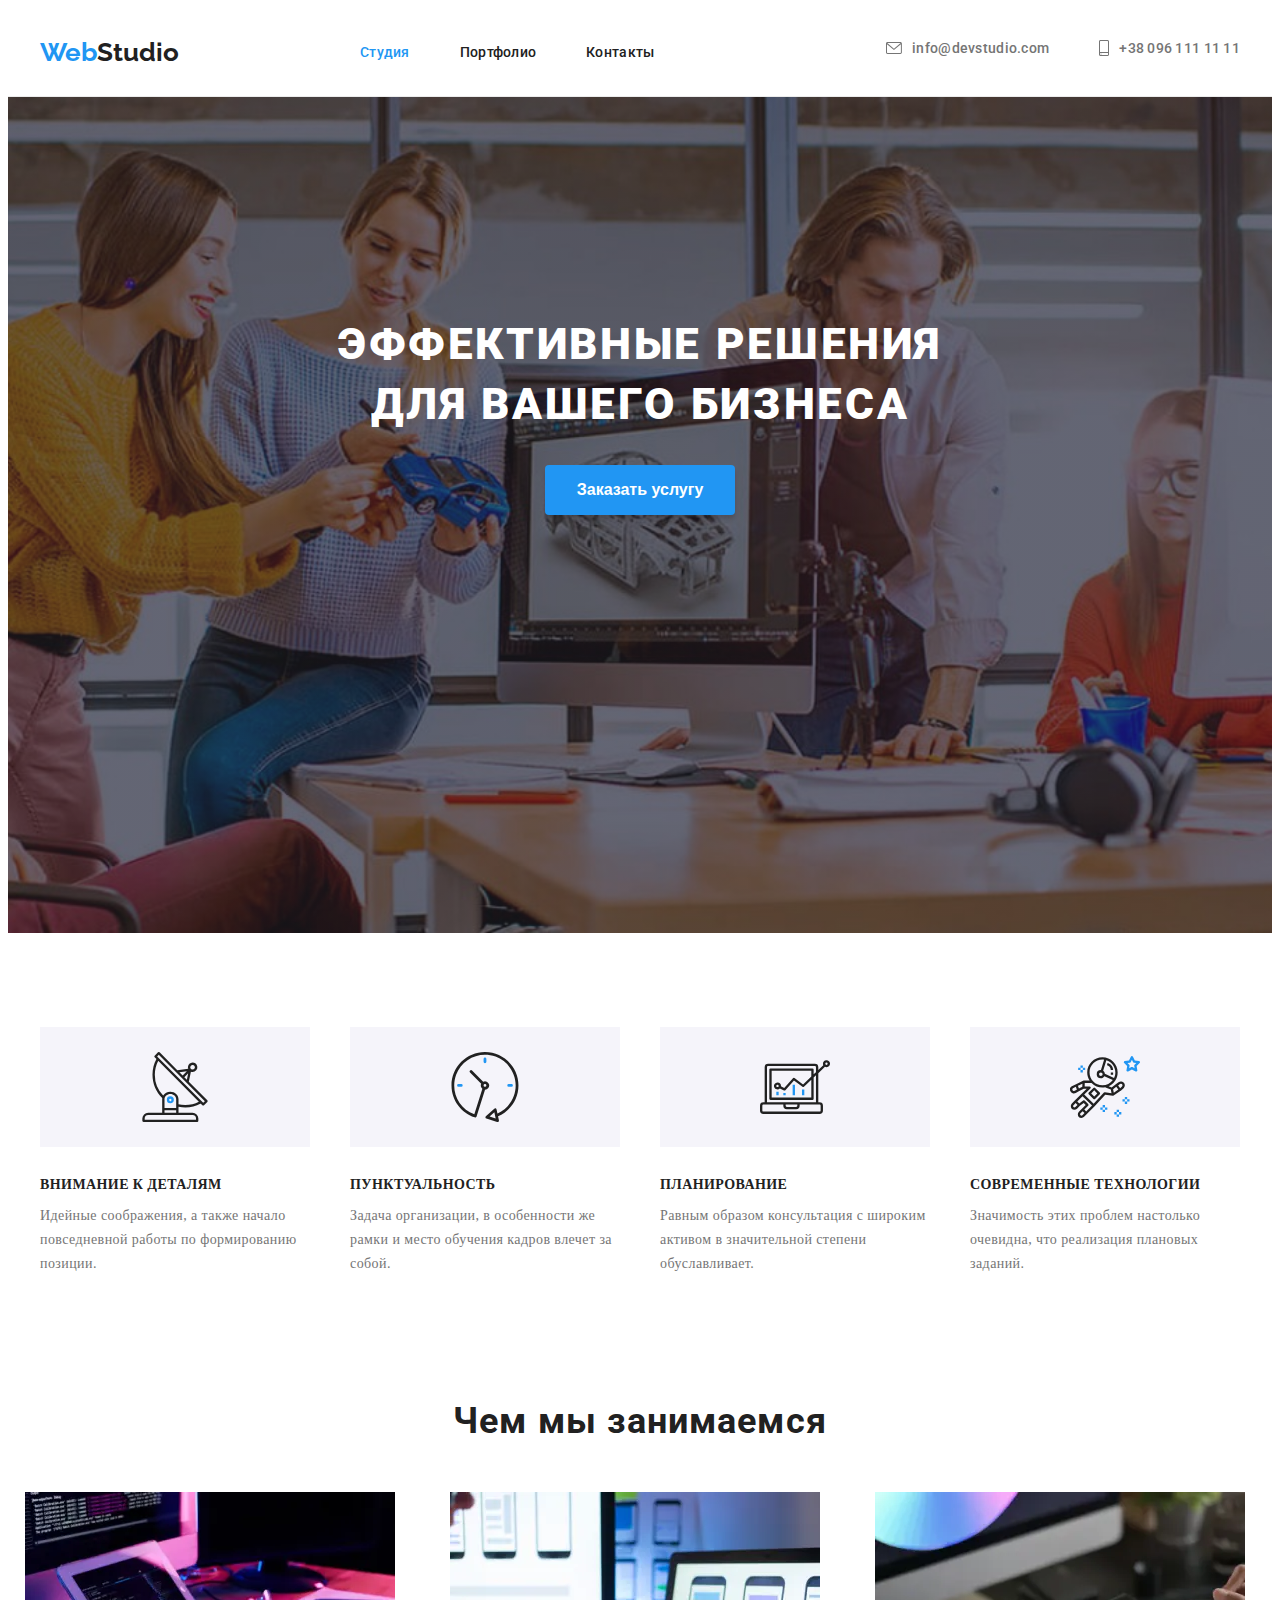
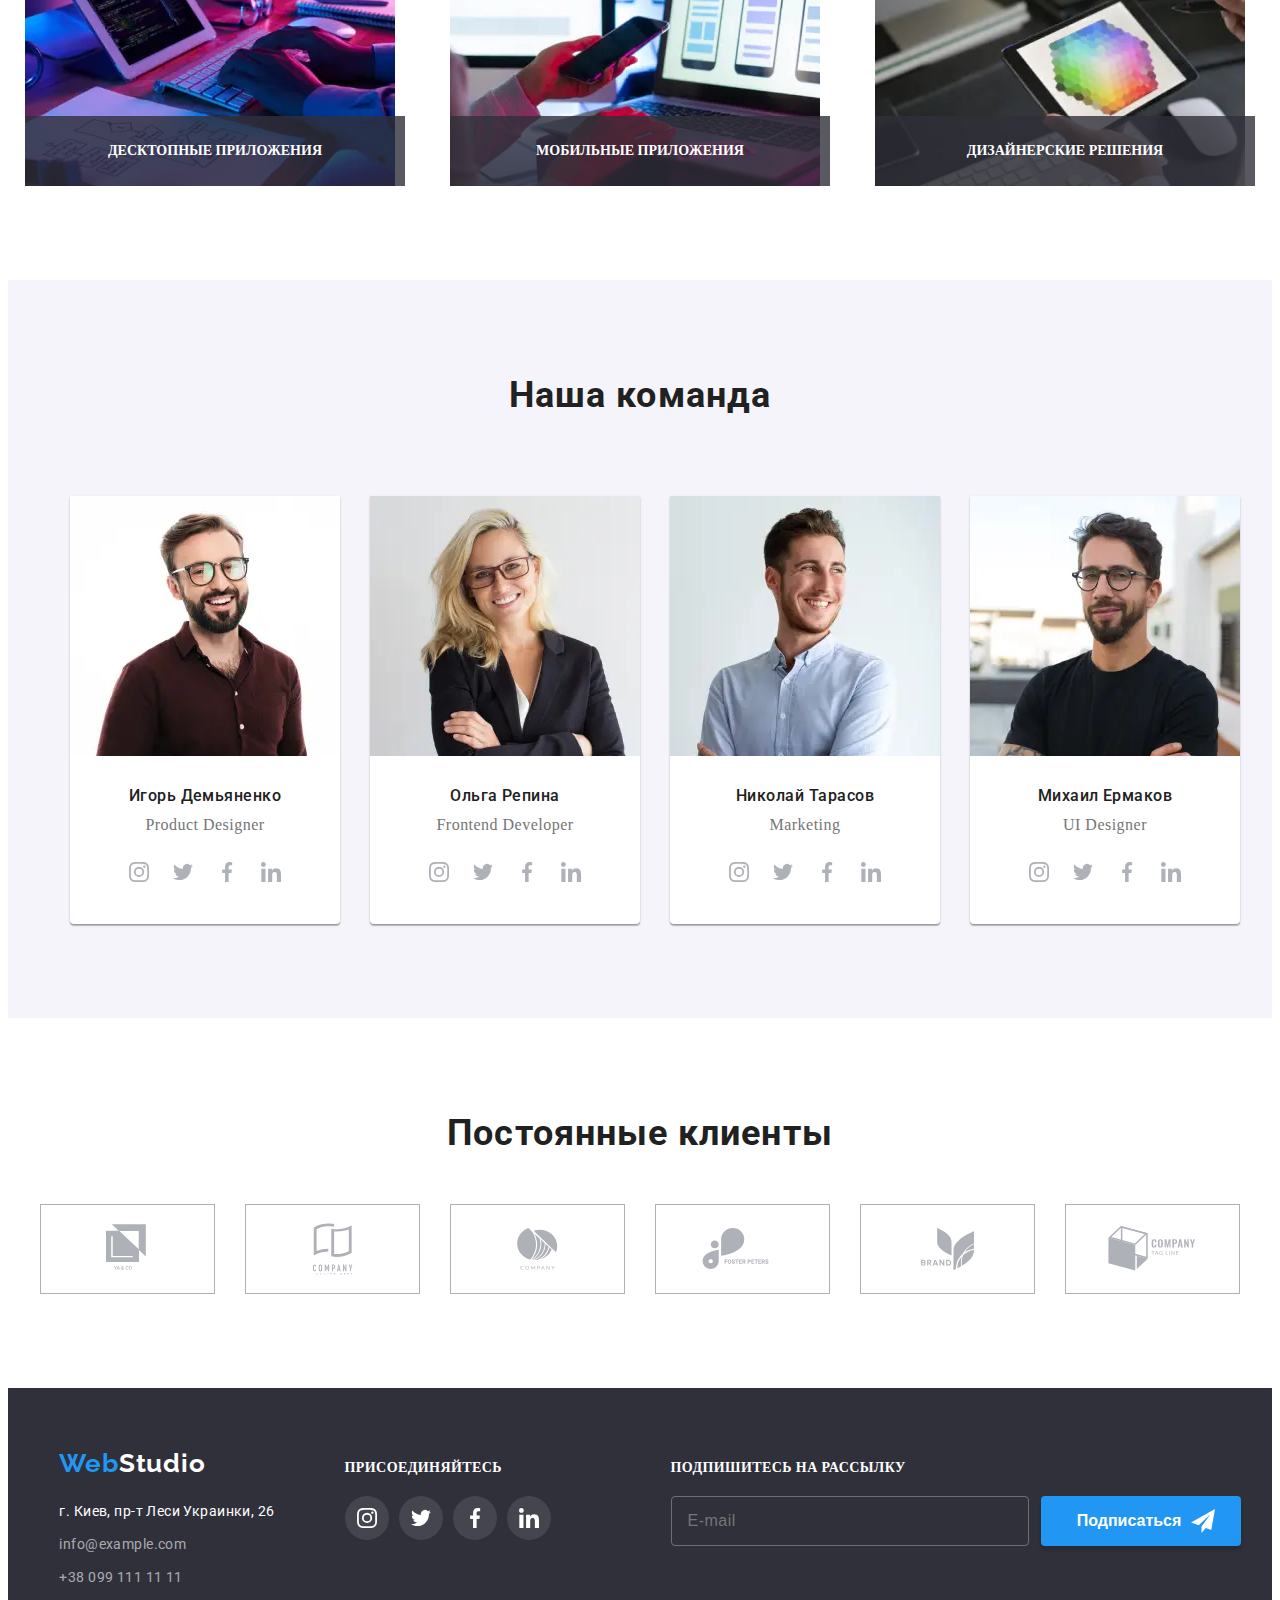
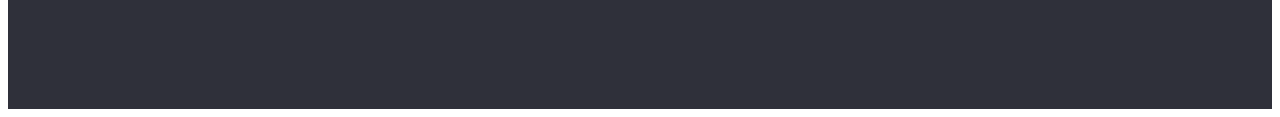
<file: index.html>
<!DOCTYPE html>
<html lang="ru">

<head>
    <meta charset="UTF-8" />
    <link rel="stylesheet" href="https://cdnjs.cloudflare.com/ajax/libs/modern-normalize/1.0.0/modern-normalize.css"
        integrity="sha512-Zx6MlUMKSVJoQ+83OwhdILe8cSEsCzfqThJd7J/VA2UrK6Ctj85p+xzqfyuNXE5B1k25uUdmJ2OzItbBy9GHAQ=="
        crossorigin="anonymous" />
    <link rel="preconnect" href="https://fonts.gstatic.com">
    <link
        href="https://fonts.googleapis.com/css2?family=Raleway:wght@400;700&family=Roboto:wght@100;400;500;700;900&display=swap"
        rel="stylesheet">
    <link rel="stylesheet" href="./css/main.min.css" />
    <meta name="viewport" content="width=device-width, initial-scale=1.0" />

    <title>Студия</title>

</head>

<body>

    <!-- Шапка сайта -->

<header class="header">
    <div class="container">
    <nav class="header__menu">
        <a class="logo" href="./index.html">
            <span class="logoblue">Web</span>Studio</a>
        <ul class="nav">
            <li class="nav__item"><a class="nav__link--active" href="./index.html">Студия</a></li>
            <li class="nav__item"><a class="nav__link" href="./portfolio.html">Портфолио</a></li>
            <li class="nav__item"><a class="nav__link" href="">Контакты</a></li>
        </ul>
</nav>
        <!-- mobile menu open button -->
    <button type="button" class="menu-button-open" data-menu-button>
    <svg width="40px" height="40px">
    <use class="icon__menu" href="./images/icons.svg#icon-menu-mobile"></use>
    </svg>
    </button>
        <!-- end mobile menu open button -->

        <ul class="contact-list">
            <li class="contact">
                <a class="contact__link" href="mailto:info@devstudio.com">
                    <svg width="16" height="12" class="contact__icon--email">
                        <use href="./images/icons.svg#icon-envelope"></use>
                    </svg>
                    info@devstudio.com</a>
            </li>
            <li class="contact">
                <a class="contact__link" href="tel:+380961111111">
                    <svg width="10" height="16" class="contact__icon--tel">
                        <use href="./images/icons.svg#icon-smartphone"></use>
                    </svg>
                    +38 096 111 11 11</a>
            </li>
        </ul>

<!-- Mobile Menu -->
        <div class="menu-container" id="menu-container" data-menu>
    <button type="button" class="menu-button-close" data-menu-close>
    <svg width="40px" height="40px">
    <use class="icon__cross" href="./images/icons.svg#icon-closebtn"></use>
    </svg>
    </button>
                <ul class="menu__list">
                    <li class="menu__item"><a class="menu__link--active" href="./index.html">Студия</a></li>
                    <li class="menu__item"><a class="menu__link" href="./portfolio.html">Портфолио</a></li>
                    <li class="menu__item"><a class="menu__link" href="">Контакты</a></li>
                </ul>
        
                <ul class="menu-contacts__list">
                    <li class="menu-contacts__contact">
                        <a class="menu-contacts__phone" href="tel:+380961111111">
                            +38 096 111 11 11</a>
                    </li>
                    <li class="menu-contacts__contact">
                        <a class="menu-contacts__email" href="mailto:info@devstudio.com">
                            info@devstudio.com</a>
                    </li>
                </ul>
          
    
             <ul class="menu-social__list">
                 <li class="menu-social__item">
                    <a class="menu-social__link" href="#">
                                Instagram</a>
                </li>
                <li class="menu-social__item">
                    <a class="menu-social__link" href="#">
                                Twitter</a>
                </li>
                <li class="menu-social__item">
                    <a class="menu-social__link" href="#">
                                Facebook</a>
                </li>
                <li class="menu-social__item">
                     <a class="menu-social__link" href="#">
                                LinkedIn</a>
                </li>
             </ul>
                </div>
            <!-- end of mobile menu -->
    </div>
</header>

    <main>
        <!-- Главная -->
        <section class="main">
            <div class="main__section">
                <h1 class="main__title">Эффективные решения для вашего бизнеса</h1>
                <button data-modal-open class="main__button" type="button">Заказать услугу</button>
            </div>
        </section>

        <section class="advantages">
            <div class="container">
                <ul class="advantages__list">
                    <li class="advantages__item">
                        <div class="advantages__thumbnail">
                            <svg class="advantages__icons">
                                <use href="./images/icons.svg#icon-antenna"></use>
                            </svg>
                        </div>
                        <h3 class="advantages__subtitle">Внимание к деталям</h3>
                        <p class="advantages__text">Идейные соображения, а также начало повседневной работы по формированию
                            позиции.</p>
                    </li>
                    <li class="advantages__item">
                        <div class="advantages__thumbnail">
                            <svg class="advantages__icons">
                                <use href="./images/icons.svg#icon-clock"></use>
                            </svg>
                        </div>
                        <h3 class="advantages__subtitle">Пунктуальность</h3>
                        <p class="advantages__text">Задача организации, в особенности же рамки и место обучения кадров влечет
                            за собой.</p>
                    </li>
                    <li class="advantages__item">
                        <div class="advantages__thumbnail">
                            <svg class="advantages__icons">
                                <use href="./images/icons.svg#icon-computergraph"></use>
                            </svg>
                        </div>
                        <h3 class="advantages__subtitle">Планирование</h3>
                        <p class="advantages__text">Равным образом консультация с широким активом в значительной степени
                            обуславливает.</p>
                    </li>
                    <li class="advantages__item">
                        <div class="advantages__thumbnail">
                            <svg class="advantages__icons">
                                <use href="./images/icons.svg#icon-astronaut"></use>
                            </svg>
                        </div>
                        <h3 class="advantages__subtitle">Современные технологии</h3>
                        <p class="advantages__text">Значимость этих проблем настолько очевидна, что реализация плановых
                            заданий.</p>
                    </li>
                </ul>
            </div>
        </section>

        <!-- Главная работа-->
        <section class="work">
            <div class="container">
                <h2 class="work__title">Чем мы занимаемся</h2>
                <ul class="work__list">
                    <li class="work__item">
                        <picture>
                            <source
                            srcset="
                            images/desktop/studio/our-job-1.webp 1x, 
                            images/desktop/studio/our-job-1@2x.webp 2x" 
                            type="image/webp"/>

                        <img class="work__img" 
                        srcset="images/desktop/studio/our-job-1@2x.jpg 2x"
                        src="images/desktop/studio/our-job-1.jpg" 
                        alt="hands are typing on a keyboard"
                        width="370"/>
                        </picture>
                        <div class="work-overlay">
                            <p class="work__text"> Десктопные приложения</p>
                            </div>
                    </li>
                    <li class="work__item">
                        <picture>
                            <source
                            srcset="
                            images/desktop/studio/our-job-2.webp 1x, 
                            images/desktop/studio/our-job-2@2x.webp 2x" 
                            type="image/webp"/>

                        <img class="work__img" 
                        srcset="images/desktop/studio/our-job-2@2x.jpg 2x"
                        src="images/desktop/studio/our-job-2.jpg"
                        alt="web designer is working on smartphone application" width="370" />
                        </picture>
                        <div class="work-overlay">
                            <p class="work__text">Мобильные приложения</p>
                        </div>
                    </li>
                    <li class="work__item">
                        <picture>
                            <source
                            srcset="
                            images/desktop/studio/our-job-3.webp 1x, 
                            images/desktop/studio/our-job-3@2x.webp 2x" 
                            type="image/webp"/>

                        <img class="work__img" 
                        srcset="images/desktop/studio/our-job-3@2x.jpg 2x"
                        src="images/desktop/studio/our-job-3.jpg"
                            alt="designer is choosing a color from a color palet" width="370" />
                        </picture>
                        <div class="work-overlay">
                            <p class="work__text">Дизайнерские решения</p></div>
                    </li>
                </ul>
            </div>
        </section>

        <!-- Главная Команда -->
        <section class="team">
            <div class="container">
                <h2 class="team__title">Наша команда</h2>
                <ul class="team__list">
                    <li class="team__item">
                        <div class="team__member">
                        <picture>
                            <source srcset="
                            ./images/desktop/studio/teammate-1.webp 1x, 
                            ./images/desktop/studio/teammate-1@2x.webp 2x" 
                            media="(min-width: 1200px)" type="image/webp"/>

                            <source srcset="
                            ./images/desktop/studio/teammate-1.jpg 1x, 
                            ./images/desktop/studio/teammate-1@2x.jpg 2x" 
                            media="(min-width: 1200px)"/>

                            <source srcset="
                            ./images/tablet/studio/teammate1.webp 1x, 
                            ./images/tablet/studio/teammate1@2x.webp 2x" 
                            media="(min-width: 768px)" type="image/webp"/>

                            <source srcset="
                            ./images/tablet/studio/teammate1.jpg 1x, 
                            ./images/tablet/studio/teammate1@2x.jpg 2x" 
                            media="(min-width: 768px)"/>

                            <source srcset="
                            ./images/mobile/studio/teammate1.webp 1x, 
                            ./images/mobile/studio/teammate1@2x.webp 2x" 
                            media="(min-width: 320px)" type="image/webp"/>
                            
                            <source srcset="
                            ./images/mobile/studio/teammate1.jpg 1x, 
                            ./images/mobile/studio/teammate1@2x.jpg 2x"
                            media="(min-width: 320px)"/>
    
                            <img src="./images/mobile/studio/teammate1.jpg" 
                            alt="фото мужчины Игорь Демьяненко" 
                            class="team__img"/>
                        </picture>

                        <div class="team-meta">
                            <h3 class="team__subtitle">Игорь Демьяненко</h3>
                            <p class="team__text">Product Designer</p>
                            <ul class="social__list">
                                <li class="social__item">
                                    <a href="" class="social__link">
                                        <svg class="social__icon">
                                            <use href="./images/icons.svg#icon-instagram"></use>
                                        </svg>
                                    </a>
                                </li>
                                <li class="social__item">
                                    <a href="" class="social__link">
                                        <svg class="social__icon">
                                            <use href="./images/icons.svg#icon-twitter"></use>
                                        </svg>
                                    </a>
                                </li>
                                <li class="social__item">
                                    <a href="" class="social__link">
                                        <svg class="social__icon">
                                            <use href="./images/icons.svg#icon-facebook"></use>
                                        </svg>
                                    </a>
                                </li>
                                <li class="social__item">
                                    <a href="" class="social__link">
                                        <svg class="social__icon">
                                            <use href="./images/icons.svg#icon-linkedin"></use>
                                        </svg>
                                    </a>
                                </li>
                            </ul>
                        </div>
                        </div>
                    </li>


                    <li class="team__item">
                        <div class="team__member">
                         <picture>
                            <source srcset="
                            ./images/desktop/studio/teammate-2.webp 1x, 
                            ./images/desktop/studio/teammate-2@2x.webp 2x" 
                            media="(min-width: 1200px)" type="image/webp"/>

                            <source srcset="
                            ./images/desktop/studio/teammate-2.jpg 1x, 
                            ./images/desktop/studio/teammate-2@2x.jpg 2x" 
                            media="(min-width: 1200px)"/>

                            <source srcset="
                            ./images/tablet/studio/teammate2.webp 1x, 
                            ./images/tablet/studio/teammate2@2x.webp 2x" 
                            media="(min-width: 768px)" type="image/webp"/>

                            <source srcset="
                            ./images/tablet/studio/teammate2.jpg 1x, 
                            ./images/tablet/studio/teammate2@2x.jpg 2x" 
                            media="(min-width: 768px)"/>

                            <source srcset="
                            ./images/mobile/studio/teammate2.webp 1x, 
                            ./images/mobile/studio/teammate2@2x.webp 2x" 
                            media="(min-width: 320px)" type="image/webp"/>
                            
                            <source srcset="
                            ./images/mobile/studio/teammate2.jpg 1x, 
                            ./images/mobile/studio/teammate2@2x.jpg 2x"
                            media="(min-width: 320px)"/>
    

                        <img class="team__img" 
                        src="./images/mobile/studio/teammate2.jpg" 
                        alt="фото девушки Ольга Репина"/>
                         </picture>

                        <div class="team-meta">
                            <h3 class="team__subtitle">Ольга Репина</h3>
                            <p class="team__text">Frontend Developer</p>
                            <ul class="social__list">
                                <li class="social__item">
                                    <a href="" class="social__link">
                                        <svg class="social__icon">
                                            <use href="./images/icons.svg#icon-instagram"></use>
                                        </svg>
                                    </a>
                                </li>
                                <li class="social__item">
                                    <a href="" class="social__link">
                                        <svg class="social__icon">
                                            <use href="./images/icons.svg#icon-twitter"></use>
                                        </svg>
                                    </a>
                                </li>
                                <li class="social__item">
                                    <a href="" class="social__link">
                                        <svg class="social__icon">
                                            <use href="./images/icons.svg#icon-facebook"></use>
                                        </svg>
                                    </a>
                                </li>
                                <li class="social__item">
                                    <a href="" class="social__link">
                                        <svg class="social__icon">
                                            <use href="./images/icons.svg#icon-linkedin"></use>
                                        </svg>
                                    </a>
                                </li>
                            </ul>
                        </div>
                        </div>
                    </li>


                    <li class="team__item">
                        <div class="team__member">
                    <picture>
                            <source srcset="
                            ./images/desktop/studio/teammate-3.webp 1x, 
                            ./images/desktop/studio/teammate-3@2x.webp 2x" 
                            media="(min-width: 1200px)" type="image/webp"/>

                            <source srcset="
                            ./images/desktop/studio/teammate-3.jpg 1x, 
                            ./images/desktop/studio/teammate-3@2x.jpg 2x" 
                            media="(min-width: 1200px)"/>

                            <source srcset="
                            ./images/tablet/studio/teammate3.webp 1x, 
                            ./images/tablet/studio/teammate3@2x.webp 2x" 
                            media="(min-width: 768px)" type="image/webp"/>

                            <source srcset="
                            ./images/tablet/studio/teammate3.jpg 1x, 
                            ./images/tablet/studio/teammate3@2x.jpg 2x" 
                            media="(min-width: 768px)"/>

                            <source srcset="
                            ./images/mobile/studio/teammate3.webp 1x, 
                            ./images/mobile/studio/teammate3@2x.webp 2x" 
                            media="(min-width: 320px)" type="image/webp"/>
                            
                            <source srcset="
                            ./images/mobile/studio/teammate3.jpg 1x, 
                            ./images/mobile/studio/teammate3@2x.jpg 2x"
                            media="(min-width: 320px)"/>

                        <img class="team__img" 
                        src="./images/mobile/studio/teammate3.jpg" 
                        alt="фото мужчины Николай Тарасов">
                    </picture>
                        <div class="team-meta">
                            <h3 class="team__subtitle">Николай Тарасов</h3>
                            <p class="team__text">Marketing</p>
                            <ul class="social__list">
                                <li class="social__item">
                                    <a href="" class="social__link">
                                        <svg class="social__icon">
                                            <use href="./images/icons.svg#icon-instagram"></use>
                                        </svg>
                                    </a>
                                </li>
                                <li class="social__item">
                                    <a href="" class="social__link">
                                        <svg class="social__icon">
                                            <use href="./images/icons.svg#icon-twitter"></use>
                                        </svg>
                                    </a>
                                </li>
                                <li class="social__item">
                                    <a href="" class="social__link">
                                        <svg class="social__icon">
                                            <use href="./images/icons.svg#icon-facebook"></use>
                                        </svg>
                                    </a>
                                </li>
                                <li class="social__item">
                                    <a href="" class="social__link">
                                        <svg class="social__icon">
                                            <use href="./images/icons.svg#icon-linkedin"></use>
                                        </svg>
                                    </a>
                                </li>
                            </ul>
                        </div>
                        </div>
                    </li>


                    <li class="team__item">
                        <div class="team__member">
                        <picture>
                            <source srcset="
                            ./images/desktop/studio/teammate-4.webp 1x, 
                            ./images/desktop/studio/teammate-4@2x.webp 2x" 
                            media="(min-width: 1200px)" type="image/webp"/>

                            <source srcset="
                            ./images/desktop/studio/teammate-4.jpg 1x, 
                            ./images/desktop/studio/teammate-4@2x.jpg 2x" 
                            media="(min-width: 1200px)"/>

                            <source srcset="
                            ./images/tablet/studio/teammate4.webp 1x, 
                            ./images/tablet/studio/teammate4@2x.webp 2x" 
                            media="(min-width: 768px)" type="image/webp"/>

                            <source srcset="
                            ./images/tablet/studio/teammate4.jpg 1x, 
                            ./images/tablet/studio/teammate4@2x.jpg 2x" 
                            media="(min-width: 768px)"/>

                            <source srcset="
                            ./images/mobile/studio/teammate4.webp 1x, 
                            ./images/mobile/studio/teammate4@2x.webp 2x" 
                            media="(min-width: 320px)" type="image/webp"/>
                            
                            <source srcset="
                            ./images/mobile/studio/teammate4.jpg 1x, 
                            ./images/mobile/studio/teammate4@2x.jpg 2x"
                            media="(min-width: 320px)"/>
                        
                        <img class="team__img" 
                        src="./images/mobile/studio/teammate4.jpg" 
                        alt="фото мужчины Михаил Ермаков"/>
                        </picture>

                        <div class="team-meta">
                            <h3 class="team__subtitle">Михаил Ермаков</h3>
                            <p class="team__text">UI Designer</p>
                            <ul class="social__list">
                                <li class="social__tem">
                                    <a href="" class="social__link">
                                        <svg class="social__icon">
                                            <use href="./images/icons.svg#icon-instagram"></use>
                                        </svg>
                                    </a>
                                </li>
                                <li class="social__item">
                                    <a href="" class="social__link">
                                        <svg class="social__icon">
                                            <use href="./images/icons.svg#icon-twitter"></use>
                                        </svg>
                                    </a>
                                </li>
                                <li class="social__item">
                                    <a href="" class="social__link">
                                        <svg class="social__icon">
                                            <use href="./images/icons.svg#icon-facebook"></use>
                                        </svg>
                                    </a>
                                </li>
                                <li class="social__item">
                                    <a href="" class="social__link">
                                        <svg class="social__icon">
                                            <use href="./images/icons.svg#icon-linkedin"></use>
                                        </svg>
                                    </a>
                                </li>
                            </ul>
                        </div>
                        </div>
                    </li>
                </ul>
            </div>
        </section>
        <!-- Client section -->
        <section class="clients">
            <div class="container">
                <h2 class="clients__title">Постоянные клиенты</h2>
                <ul class="clients__list">
                    <li class="client__item">
                        <a href="" class="clients__link">
                            <svg width="44" height="49" class="client__icon">
                                <use href="./images/icons.svg#icon-client-yaco">
                                </use>
                            </svg>
                        </a>
                    </li>
                    <li class="client__item">
                        <a href="" class="clients__link">
                            <svg width="40" height="52" class="client__icon">
                                <use href="./images/icons.svg#icon-client-companytaglinehere">
                                </use>
                            </svg>
                        </a>
                    </li>
                    <li class="client__item">
                        <a href="" class="clients__link">
                            <svg width="41" height="42" class="client__icon">
                                <use href="./images/icons.svg#icon-client-company">
                                </use>
                            </svg>
                        </a>
                    </li>
                    <li class="client__item">
                        <a href="" class="clients__link">
                            <svg width="80" height="42" class="client__icon">
                                <use href="./images/icons.svg#icon-client-fosterpaters">
                                </use>
                            </svg>
                        </a>
                    </li>
                    <li class="client__item">
                        <a href="" class="clients__link">
                            <svg width="59" height="42" class="client__icon">
                                <use href="./images/icons.svg#icon-client-brand">
                                </use>
                            </svg>
                        </a>
                    </li>
                    <li class="client__item">
                        <a href="" class="clients__link link">
                            <svg width="88" height="45" class="client__icon">
                                <use href="./images/icons.svg#icon-client-companytagline">
                                </use>
                            </svg>
                        </a>
                    </li>
                </ul>
            </div>
        </section>
    </main>

    <!-- Главная Футер -->

    <footer class="footer">
        <div class="footer-container">
            <div class="footer__contacts">
                <a class="footer__logo" href="./index.html">
                    <span class="footer__logo--blue">Web</span>Studio</a>
                <address class="footer__address">г. Киев, пр-т Леси Украинки, 26</address>
                <ul class="ftr__contacts">
                    <li class="ftr__item"><a class="ftr__link" href="mailto:info@example.com">info@example.com</a></li>
                    <li class="ftr__item"><a class="ftr__link" href="tel:+380991111111">+38 099 111 11 11</a></li>
                </ul>
            </div>
            <div class="footer__social">
                <p class="footer__title">присоединяйтесь</p>
                <ul class="footer__list">
                    <li class="footer__item">
                        <a href="" class="footer__link">
                            <svg class="footer__icon">
                                <use href="./images/icons.svg#icon-instagram"></use>
                            </svg>
                        </a>
                    </li>
                    <li class="footer__item">
                        <a href="" class="footer__link">
                            <svg class="footer__icon">
                                <use href="./images/icons.svg#icon-twitter"></use>
                            </svg>
                        </a>
                    </li>
                    <li class="footer__item">
                        <a href="" class="footer__link">
                            <svg class="footer__icon">
                                <use href="./images/icons.svg#icon-facebook"></use>
                            </svg>
                        </a>
                    </li>
                    <li class="footer__item">
                        <a href="" class="footer__link">
                            <svg class="footer__icon">
                                <use href="./images/icons.svg#icon-linkedin"></use>
                            </svg>
                        </a>
                    </li>
                </ul>
            </div>

            <div class="subscribe-form">
                <p class="subscribe__title">Подпишитесь на рассылку</p>
                <div class="subscribe">
                    <label for="email" class="subscribe-email visually-hidden">Email</label>
                    <input class="subscribe__input" type="email" name="email" id="email" placeholder="E-mail">

                    <button data-modal-open class="subscribe-button" type="submit">Подписаться
                        <svg width="24px" height="24px" class="subscribe-icon">
                            <use href=./images/icons.svg#icon-send-icon>
                            </use>
                        </svg>
                    </button>

                    
                </div>
            </div>

        </div>
    </footer>
    <!-- Modal window -->

    <div class="backdrop is-hidden" data-modal>
        <div class="modal">
            <button data-modal-close class="modal__button">
            <svg width="18px" height="18px" class="close__icon">
                <use href="./images/icons.svg#icon-closebtn"></use>
            </svg>
            </button>
            <p class="modal__title">Оставьте свои данные, мы вам перезвоним</p>
            <form class="form">

                <div class="form__field">
                    <label for="name" class="form__label">Имя</label>
                    <div class="form__svg">
                        <input type="text" name="name" id="name">
                        <svg width="18px" height="18px" class="form__icon">
                            <use href="./images/icons.svg#icon-person-black"></use>
                        </svg>
                    </div>
                </div>

                <div class="form__field">
                    <label for="tel" class="form__label">Телефон</label>
                    <div class="form__svg">
                        <input type="tel" name="tel" id="tel">
                        <svg width="18px" height="18px" class="form__icon">
                            <use href="./images/icons.svg#icon-phone-black"></use>
                        </svg>
                    </div>
                </div>

                <div class="form__field">
                    <label for="name" class="form__label">Почта</label>
                    <div class="form__svg">
                        <input type="email" name="email" id="e-mail">
                        <svg width="18px" height="18px" class="form__icon">
                            <use href="./images/icons.svg#icon-email-black"></use>
                        </svg>
                    </div>
                </div>

                <div class="form__field">
                    <label for="comment" class="form__label">Комментарий</label>
                    <textarea name="comment" id="comment" placeholder="Введите текст" rows="10"></textarea>
                </div>

                <div class="form__checkbox">
                    <label for="policy">
                        <input class="checkbox visually-hidden" type="checkbox" name="policy" id="policy">
                        <span class="checkbox-icon"></span>
                        Соглашаюсь с рассылкой и принимаю
                        <a class="checkbox__link" href="#">Условия договора</a>
                    </label>
                </div>


                <button data-modal-open class="submit__button" type="submit">Отправить</button>
            </form>
        </div>
    </div>
    <script src="./js/mobile-menu.js"></script>
    <script src="./js/modal.js"></script>
</body>

</html>
</file>
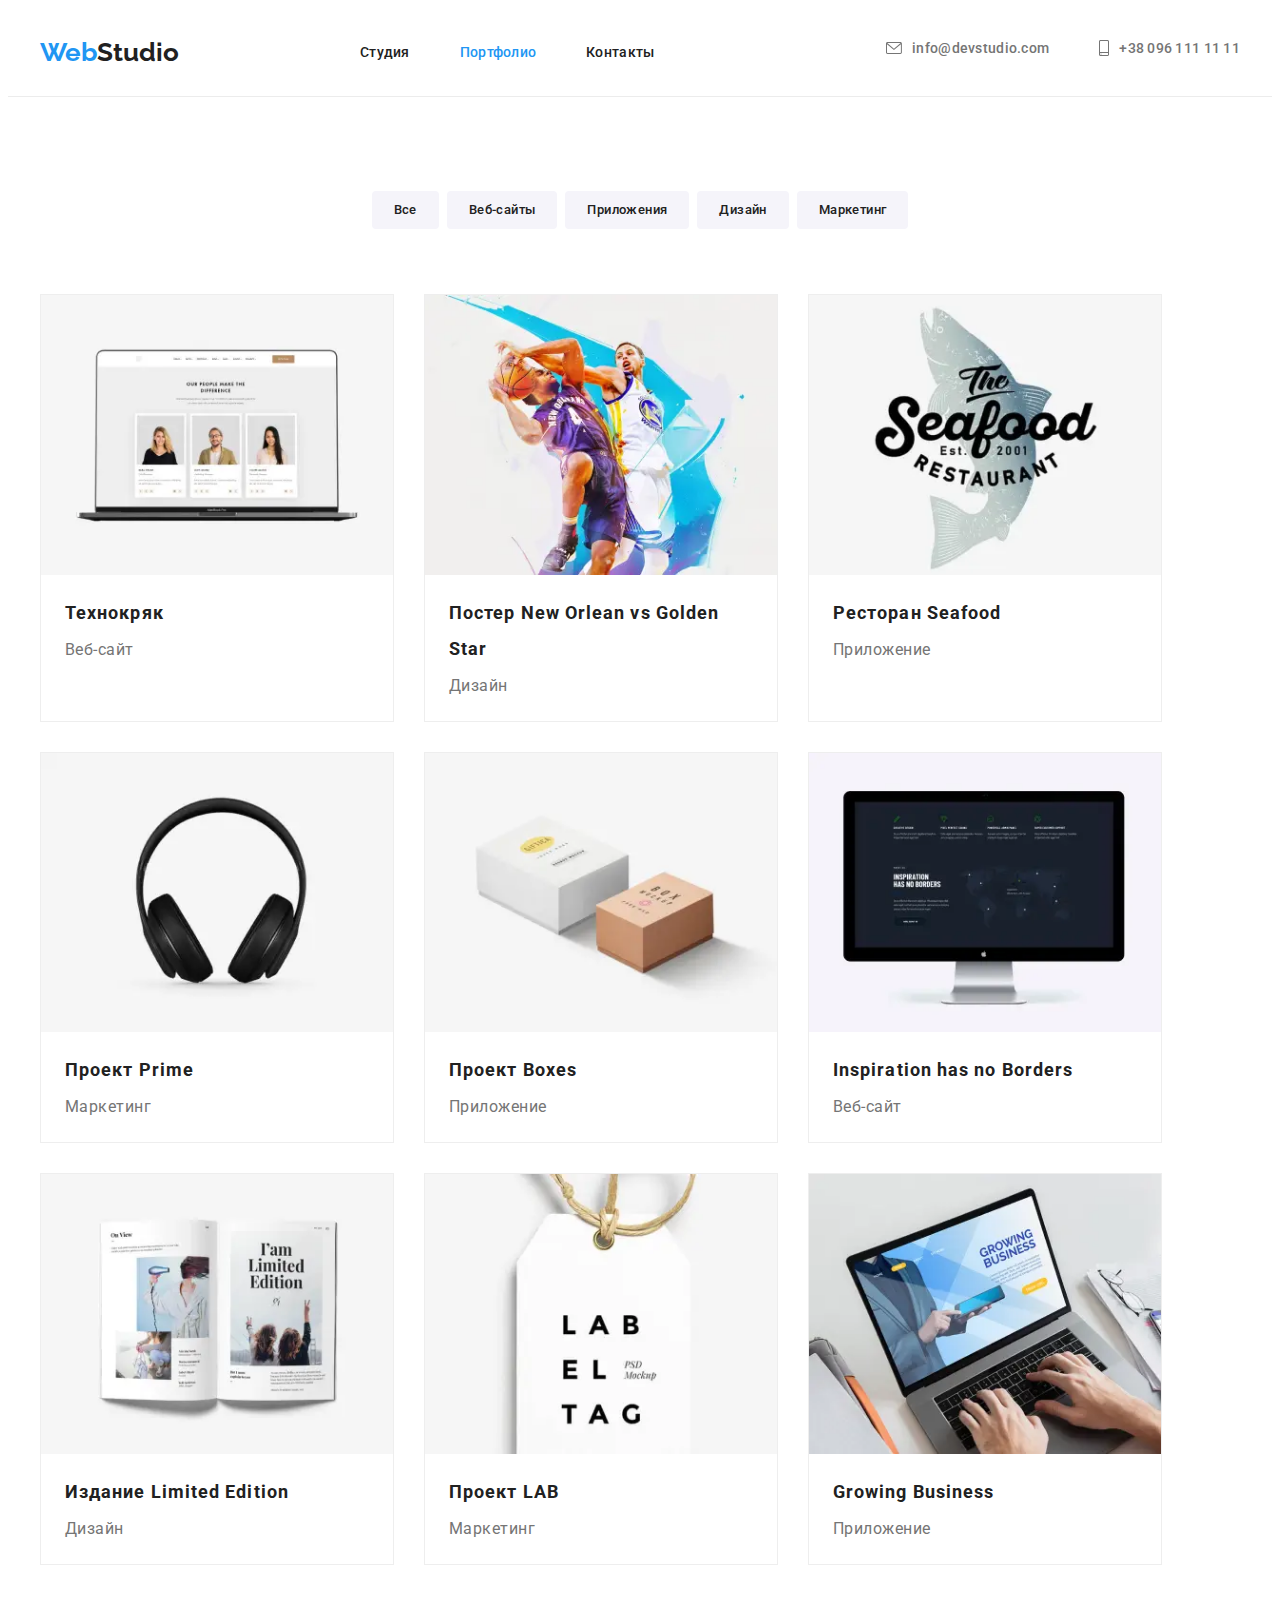
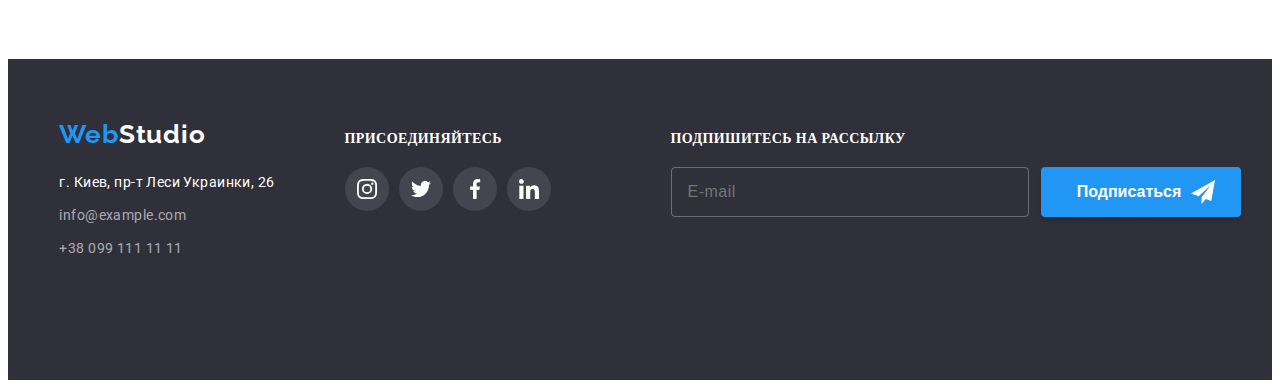
<file: portfolio.html>
<!DOCTYPE html>
<html lang="ru">
<head>
    <meta charset="UTF-8" />
    <link rel="stylesheet" href="https://cdnjs.cloudflare.com/ajax/libs/modern-normalize/1.0.0/modern-normalize.css" integrity="sha512-Zx6MlUMKSVJoQ+83OwhdILe8cSEsCzfqThJd7J/VA2UrK6Ctj85p+xzqfyuNXE5B1k25uUdmJ2OzItbBy9GHAQ==" crossorigin="anonymous" />
    <link rel="preconnect" href="https://fonts.gstatic.com">
    <link href="https://fonts.googleapis.com/css2?family=Raleway:wght@400;700&family=Roboto:wght@100;400;500;700;900&display=swap" rel="stylesheet">
    <link rel="stylesheet" href="./css/main.min.css" />
<meta name="viewport" content="width=device-width, initial-scale=1.0" />

    
    <title>Портфолио</title>
    

</head>
<body class="body">

<!-- Портфолио Хедер -->

<header class="header">
    <div class="container">
        <nav class="header__menu">
            <a class="logo" href="./index.html">
                <span class="logoblue">Web</span>Studio</a>
            <ul class="nav">
                <li class="nav__item"><a class="nav__link" href="./index.html">Студия</a></li>
                <li class="nav__item"><a class="nav__link--active" href="./portfolio.html">Портфолио</a></li>
                <li class="nav__item"><a class="nav__link" href="">Контакты</a></li>
            </ul>
        </nav>
        <!-- mobile menu open button -->
        <button type="button" class="menu-button-open" data-menu-button>
            <svg width="40px" height="40px">
                <use class="icon__menu" href="./images/icons.svg#icon-menu-mobile"></use>
            </svg>
        </button>
        <!-- end mobile menu open button -->

        <ul class="contact-list">
            <li class="contact">
                <a class="contact__link" href="mailto:info@devstudio.com">
                    <svg width="16" height="12" class="contact__icon--email">
                        <use href="./images/icons.svg#icon-envelope"></use>
                    </svg>
                    info@devstudio.com</a>
            </li>
            <li class="contact">
                <a class="contact__link" href="tel:+380961111111">
                    <svg width="10" height="16" class="contact__icon--tel">
                        <use href="./images/icons.svg#icon-smartphone"></use>
                    </svg>
                    +38 096 111 11 11</a>
            </li>
        </ul>

        <!-- Mobile Menu -->
        <div class="menu-container" id="menu-container" data-menu>
            <button type="button" class="menu-button-close" data-menu-close>
                <svg width="40px" height="40px">
                    <use class="icon__cross" href="./images/icons.svg#icon-closebtn"></use>
                </svg>
            </button>
            <ul class="menu__list">
                <li class="menu__item"><a class="menu__link--active" href="./index.html">Студия</a></li>
                <li class="menu__item"><a class="menu__link" href="./portfolio.html">Портфолио</a></li>
                <li class="menu__item"><a class="menu__link" href="">Контакты</a></li>
            </ul>

            <ul class="menu-contacts__list">
                <li class="menu-contacts__contact">
                    <a class="menu-contacts__phone" href="tel:+380961111111">
                        +38 096 111 11 11</a>
                </li>
                <li class="menu-contacts__contact">
                    <a class="menu-contacts__email" href="mailto:info@devstudio.com">
                        info@devstudio.com</a>
                </li>
            </ul>


            <ul class="menu-social__list">
                <li class="menu-social__item">
                    <a class="menu-social__link" href="#">
                        Instagram</a>
                </li>
                <li class="menu-social__item">
                    <a class="menu-social__link" href="#">
                        Twitter</a>
                </li>
                <li class="menu-social__item">
                    <a class="menu-social__link" href="#">
                        Facebook</a>
                </li>
                <li class="menu-social__item">
                    <a class="menu-social__link" href="#">
                        LinkedIn</a>
                </li>
            </ul>
        </div>
        <!-- end of mobile menu -->
    </div>
</header>

<!-- Портфолио навигация -->

<main>
    <section class="portfolio">
        <div class="container">
        <ul class="filter"> 
            <li class="filter__item"><button type="button" class="filter__button">Все</button></li>
            <li class="filter__item"><button type="button" class="filter__button">Веб-сайты</button></li>
            <li class="filter__item"><button type="button" class="filter__button">Приложения</button></li>
            <li class="filter__item"><button type="button" class="filter__button">Дизайн</button></li>
            <li class="filter__item"><button type="button" class="filter__button">Маркетинг</button></li>
        </ul>

        <ul class="portfolio__list">

            <li class="portfolio__item">
           <a  class="portfolio__link" href="">
            <div class="portfolio__overlay">

                <picture>
                            <source srcset="
                            ./images/desktop/portfolio/portfolio-1.webp 1x, 
                            ./images/desktop/portfolio/portfolio-1@2x.webp 2x" 
                            media="(min-width: 1200px)" type="image/webp"/>

                            <source srcset="
                            ./images/desktop/portfolio/portfolio-1.jpg 1x, 
                            ./images/desktop/portfolio/portfolio-1@2x.jpg 2x" 
                            media="(min-width: 1200px)"/>

                            <source srcset="
                            ./images/tablet/portfolio/portfolio-1.webp 1x, 
                            ./images/tablet/portfolio/portfolio-1@2x.webp 2x" 
                            media="(min-width: 768px)" type="image/webp"/>

                            <source srcset="
                            ./images/tablet/portfolio/portfolio-1.jpg 1x, 
                            ./images/tablet/portfolio/portfolio-1@2x.jpg 2x" 
                            media="(min-width: 768px)"/>

                            <source srcset="
                            ./images/mobile/portfolio/portfolio-1.webp 1x, 
                            ./images/mobile/portfolio/portfolio-1@2x.webp 2x" 
                            media="(min-width: 320px)" type="image/webp"/>
                            
                            <source srcset="
                            ./images/mobile/portfolio/portfolio-1.jpg 1x, 
                            ./images/mobile/portfolio/portfolio-1@2x.jpg 2x"
                            media="(min-width: 320px)"/>

        <img class= "portfolio__img" 
        src="./images/mobile/portfolio/portfolio-1.jpg" 
        alt="laptop screen" 
        >
                </picture>

        <p class="portfolio__popup">
            Технокряк это современная площадка распространения
            коронавируса. Компании используют эту платформу для
            цифрового шпионажа и атак на защищённые сервера конкурентов.
        </p></div>
        <div class="portfolio__meta">
        <h2 class="portfolio__subtitle">Технокряк</h2>
        <p class="portfolio__text">Веб-сайт</p></div>
    </a>
        </li>

        <li class="portfolio__item">
            <a class="portfolio__link" href="">
                <div class="portfolio__overlay">
                    <picture>
                    <source 
                    srcset="
                            ./images/desktop/portfolio/portfolio-2.webp 1x, 
                            ./images/desktop/portfolio/portfolio-2@2x.webp 2x" 
                            media="(min-width: 1200px)" type="image/webp"/>

                            <source srcset="
                            ./images/desktop/portfolio/portfolio-2.jpg 1x, 
                            ./images/desktop/portfolio/portfolio-2@2x.jpg 2x" 
                            media="(min-width: 1200px)"/>

                            <source srcset="
                            ./images/tablet/portfolio/portfolio-2.webp 1x, 
                            ./images/tablet/portfolio/portfolio-2@2x.webp 2x" 
                            media="(min-width: 768px)" type="image/webp"/>

                            <source srcset="
                            ./images/tablet/portfolio/portfolio-2.jpg 1x, 
                            ./images/tablet/portfolio/portfolio-2@2x.jpg 2x" 
                            media="(min-width: 768px)"/>

                            <source srcset="
                            ./images/mobile/portfolio/portfolio-2.webp 1x, 
                            ./images/mobile/portfolio/portfolio-2@2x.webp 2x" 
                            media="(min-width: 320px)" type="image/webp"/>
                            
                            <source srcset="
                            ./images/mobile/portfolio/portfolio-2.jpg 1x, 
                            ./images/mobile/portfolio/portfolio-2@2x.jpg 2x"
                            media="(min-width: 320px)"/>
            <img class= "portfolio__img" 
            src="./images/mobile/portfolio/portfolio-2.jpg"
            alt="new orleans v golden star poster" >
            </picture>

        <p class="portfolio__popup">
            Технокряк это современная площадка распространения
            коронавируса. Компании используют эту платформу для
            цифрового шпионажа и атак на защищённые сервера конкурентов.
        </p></div>
        <div class="portfolio__meta">
        <h2 class="portfolio__subtitle">Постер New Orlean vs Golden Star</h2>
        <p class="portfolio__text">Дизайн</p></div>
    </a>
        </li>

        <li class="portfolio__item">
            <a class="portfolio__link" href="">
                <div class="portfolio__overlay">
                <picture>   
                    <source 
                    srcset="
                            ./images/desktop/portfolio/portfolio-3.webp 1x, 
                            ./images/desktop/portfolio/portfolio-3@2x.webp 2x" 
                            media="(min-width: 1200px)" type="image/webp"/>

                            <source srcset="
                            ./images/desktop/portfolio/portfolio-3.jpg 1x, 
                            ./images/desktop/portfolio/portfolio-3@2x.jpg 2x" 
                            media="(min-width: 1200px)"/>

                            <source srcset="
                            ./images/tablet/portfolio/portfolio-3.webp 1x, 
                            ./images/tablet/portfolio/portfolio-3@2x.webp 2x" 
                            media="(min-width: 768px)" type="image/webp"/>

                            <source srcset="
                            ./images/tablet/portfolio/portfolio-3.jpg 1x, 
                            ./images/tablet/portfolio/portfolio-3@2x.jpg 2x" 
                            media="(min-width: 768px)"/>

                            <source srcset="
                            ./images/mobile/portfolio/portfolio-3.webp 1x, 
                            ./images/mobile/portfolio/portfolio-3@2x.webp 2x" 
                            media="(min-width: 320px)" type="image/webp"/>
                            
                            <source srcset="
                            ./images/mobile/portfolio/portfolio-3.jpg 1x, 
                            ./images/mobile/portfolio/portfolio-3@2x.jpg 2x"
                            media="(min-width: 320px)"/>

        <img class= "portfolio__img" src="./images/mobile/portfolio/portfolio-3.jpg"
        alt="Seafood restaurant design">
                </picture>

        <p class="portfolio__popup">
            Технокряк это современная площадка распространения
            коронавируса. Компании используют эту платформу для
            цифрового шпионажа и атак на защищённые сервера конкурентов.
        </p></div>
        <div class="portfolio__meta">
        <h2 class="portfolio__subtitle">Ресторан Seafood</h2>
        <p class="portfolio__text">Приложение</p></div>
    </a>
        </li>

        <li class="portfolio__item">
            <a class="portfolio__link" href="">
                <div class="portfolio__overlay">
<picture>   
                    <source 
                    srcset="
                            ./images/desktop/portfolio/portfolio-4.webp 1x, 
                            ./images/desktop/portfolio/portfolio-4@2x.webp 2x" 
                            media="(min-width: 1200px)" type="image/webp"/>

                            <source srcset="
                            ./images/desktop/portfolio/portfolio-4.jpg 1x, 
                            ./images/desktop/portfolio/portfolio-3@2x.jpg 2x" 
                            media="(min-width: 1200px)"/>

                            <source srcset="
                            ./images/tablet/portfolio/portfolio-4.webp 1x, 
                            ./images/tablet/portfolio/portfolio-4@2x.webp 2x" 
                            media="(min-width: 768px)" type="image/webp"/>

                            <source srcset="
                            ./images/tablet/portfolio/portfolio-4.jpg 1x, 
                            ./images/tablet/portfolio/portfolio-4@2x.jpg 2x" 
                            media="(min-width: 768px)"/>

                            <source srcset="
                            ./images/mobile/portfolio/portfolio-4.webp 1x, 
                            ./images/mobile/portfolio/portfolio-4@2x.webp 2x" 
                            media="(min-width: 320px)" type="image/webp"/>
                            
                            <source srcset="
                            ./images/mobile/portfolio/portfolio-4.jpg 1x, 
                            ./images/mobile/portfolio/portfolio-4@2x.jpg 2x"
                            media="(min-width: 320px)"/>

            <img class= "portfolio__img" 
            src="./images/mobile/portfolio/portfolio-4.jpg"
        alt="Large headphones">
</picture>
        <p class="portfolio__popup">
            Технокряк это современная площадка распространения
            коронавируса. Компании используют эту платформу для
            цифрового шпионажа и атак на защищённые сервера конкурентов.
        </p></div>
        <div class="portfolio__meta">
        <h2 class="portfolio__subtitle">Проект Prime</h2>
        <p class="portfolio__text">Маркетинг</p></div>
    </a>
        </li>

        <li class="portfolio__item">
            <a class="portfolio__link" href="">
                <div class="portfolio__overlay">
<picture>   
                    <source 
                    srcset="
                            ./images/desktop/portfolio/portfolio-5.webp 1x, 
                            ./images/desktop/portfolio/portfolio-5@2x.webp 2x" 
                            media="(min-width: 1200px)" type="image/webp"/>

                            <source srcset="
                            ./images/desktop/portfolio/portfolio-5.jpg 1x, 
                            ./images/desktop/portfolio/portfolio-5@2x.jpg 2x" 
                            media="(min-width: 1200px)"/>

                            <source srcset="
                            ./images/tablet/portfolio/portfolio-5.webp 1x, 
                            ./images/tablet/portfolio/portfolio-5@2x.webp 2x" 
                            media="(min-width: 768px)" type="image/webp"/>

                            <source srcset="
                            ./images/tablet/portfolio/portfolio-5.jpg 1x, 
                            ./images/tablet/portfolio/portfolio-5@2x.jpg 2x" 
                            media="(min-width: 768px)"/>

                            <source srcset="
                            ./images/mobile/portfolio/portfolio-5.webp 1x, 
                            ./images/mobile/portfolio/portfolio-5@2x.webp 2x" 
                            media="(min-width: 320px)" type="image/webp"/>
                            
                            <source srcset="
                            ./images/mobile/portfolio/portfolio-5.jpg 1x, 
                            ./images/mobile/portfolio/portfolio-5@2x.jpg 2x"
                            media="(min-width: 320px)"/>

            <img class= "portfolio__img" 
            src="./images/mobile/portfolio/portfolio-5.jpg"
            alt="small and large box">
</picture>
            <p class="portfolio__popup">
                Технокряк это современная площадка распространения
                коронавируса. Компании используют эту платформу для
                цифрового шпионажа и атак на защищённые сервера конкурентов.
            </p></div>
            <div class="portfolio__meta">
            <h2 class="portfolio__subtitle">Проект Boxes</h2>
            <p class="portfolio__text">Приложение</p></div>
        </a>
        </li>

        <li class="portfolio__item">
            <a class="portfolio__link" href="">
                <div class="portfolio__overlay">
<picture>   
                    <source 
                    srcset="
                            ./images/desktop/portfolio/portfolio-6.webp 1x, 
                            ./images/desktop/portfolio/portfolio-6@2x.webp 2x" 
                            media="(min-width: 1200px)" type="image/webp"/>

                            <source srcset="
                            ./images/desktop/portfolio/portfolio-6.jpg 1x, 
                            ./images/desktop/portfolio/portfolio-6@2x.jpg 2x" 
                            media="(min-width: 1200px)"/>

                            <source srcset="
                            ./images/tablet/portfolio/portfolio-6.webp 1x, 
                            ./images/tablet/portfolio/portfolio-6@2x.webp 2x" 
                            media="(min-width: 768px)" type="image/webp"/>

                            <source srcset="
                            ./images/tablet/portfolio/portfolio-6.jpg 1x, 
                            ./images/tablet/portfolio/portfolio-6@2x.jpg 2x" 
                            media="(min-width: 768px)"/>

                            <source srcset="
                            ./images/mobile/portfolio/portfolio-6.webp 1x, 
                            ./images/mobile/portfolio/portfolio-6@2x.webp 2x" 
                            media="(min-width: 320px)" type="image/webp"/>
                            
                            <source srcset="
                            ./images/mobile/portfolio/portfolio-6.jpg 1x, 
                            ./images/mobile/portfolio/portfolio-6@2x.jpg 2x"
                            media="(min-width: 320px)"/>

            <img class= "portfolio__img" 
            src="./images/mobile/portfolio/portfolio-6.jpg"
            alt="desktop screen">
</picture>
            <p class="portfolio__popup">
                Технокряк это современная площадка распространения
                коронавируса. Компании используют эту платформу для
                цифрового шпионажа и атак на защищённые сервера конкурентов.
            </p></div>
            <div class="portfolio__meta">
            <h2 class="portfolio__subtitle">Inspiration has no Borders</h2>
            <p class="portfolio__text">Веб-сайт</p></div>
        </a>
        </li>

        <li class="portfolio__item">
            <a class="portfolio__link" href="">
                <div class="portfolio__overlay">
<picture>
                    <source 
                    srcset="
                            ./images/desktop/portfolio/portfolio-7.webp 1x, 
                            ./images/desktop/portfolio/portfolio-7@2x.webp 2x" 
                            media="(min-width: 1200px)" type="image/webp"/>

                            <source srcset="
                            ./images/desktop/portfolio/portfolio-7.jpg 1x, 
                            ./images/desktop/portfolio/portfolio-7@2x.jpg 2x" 
                            media="(min-width: 1200px)"/>

                            <source srcset="
                            ./images/tablet/portfolio/portfolio-7.webp 1x, 
                            ./images/tablet/portfolio/portfolio-7@2x.webp 2x" 
                            media="(min-width: 768px)" type="image/webp"/>

                            <source srcset="
                            ./images/tablet/portfolio/portfolio-7.jpg 1x, 
                            ./images/tablet/portfolio/portfolio-7@2x.jpg 2x" 
                            media="(min-width: 768px)"/>

                            <source srcset="
                            ./images/mobile/portfolio/portfolio-7.webp 1x, 
                            ./images/mobile/portfolio/portfolio-7@2x.webp 2x" 
                            media="(min-width: 320px)" type="image/webp"/>
                            
                            <source srcset="
                            ./images/mobile/portfolio/portfolio-7.jpg 1x, 
                            ./images/mobile/portfolio/portfolio-7@2x.jpg 2x"
                            media="(min-width: 320px)"/>
            <img class= "portfolio__img" 
            src="./images/mobile/portfolio/portfolio-7.jpg"
            alt="magazine two page layout">
            </picture>
            <p class="portfolio__popup">
                Технокряк это современная площадка распространения
                коронавируса. Компании используют эту платформу для
                цифрового шпионажа и атак на защищённые сервера конкурентов.
            </p></div>
            <div class="portfolio__meta">
            <h2 class="portfolio__subtitle">Издание Limited Edition</h2>
            <p class="portfolio__text">Дизайн</p></div>
        </a>
        </li>

        <li class="portfolio__item">
            <a class="portfolio__link" href="">
                <div class="portfolio__overlay">
<picture>
                    <source 
                    srcset="
                            ./images/desktop/portfolio/portfolio-8.webp 1x, 
                            ./images/desktop/portfolio/portfolio-8@2x.webp 2x" 
                            media="(min-width: 1200px)" type="image/webp"/>

                            <source srcset="
                            ./images/desktop/portfolio/portfolio-8.jpg 1x, 
                            ./images/desktop/portfolio/portfolio-8@2x.jpg 2x" 
                            media="(min-width: 1200px)"/>

                            <source srcset="
                            ./images/tablet/portfolio/portfolio-8.webp 1x, 
                            ./images/tablet/portfolio/portfolio-8@2x.webp 2x" 
                            media="(min-width: 768px)" type="image/webp"/>

                            <source srcset="
                            ./images/tablet/portfolio/portfolio-8.jpg 1x, 
                            ./images/tablet/portfolio/portfolio-8@2x.jpg 2x" 
                            media="(min-width: 768px)"/>

                            <source srcset="
                            ./images/mobile/portfolio/portfolio-8.webp 1x, 
                            ./images/mobile/portfolio/portfolio-8@2x.webp 2x" 
                            media="(min-width: 320px)" type="image/webp"/>
                            
                            <source srcset="
                            ./images/mobile/portfolio/portfolio-8.jpg 1x, 
                            ./images/mobile/portfolio/portfolio-8@2x.jpg 2x"
                            media="(min-width: 320px)"/>

            <img class= "portfolio__img" 
            src="./images/mobile/portfolio/portfolio-8.jpg"
            alt="Clothing tag">
</picture>
            <p class="portfolio__popup">
                Технокряк это современная площадка распространения
                коронавируса. Компании используют эту платформу для
                цифрового шпионажа и атак на защищённые сервера конкурентов.
            </p></div>
            <div class="portfolio__meta">
            <h2 class="portfolio__subtitle">Проект LAB</h2>
            <p class="portfolio__text">Маркетинг</p></div>
        </a>
        </li>

        <li class="portfolio__item">
            <a class="portfolio__link" href="">
                <div class="portfolio__overlay">
<picture>
                    <source 
                    srcset="
                            ./images/desktop/portfolio/portfolio-9.webp 1x, 
                            ./images/desktop/portfolio/portfolio-9@2x.webp 2x" 
                            media="(min-width: 1200px)" type="image/webp"/>

                            <source srcset="
                            ./images/desktop/portfolio/portfolio-9.jpg 1x, 
                            ./images/desktop/portfolio/portfolio-9@2x.jpg 2x" 
                            media="(min-width: 1200px)"/>

                            <source srcset="
                            ./images/tablet/portfolio/portfolio-9.webp 1x, 
                            ./images/tablet/portfolio/portfolio-9@2x.webp 2x" 
                            media="(min-width: 768px)" type="image/webp"/>

                            <source srcset="
                            ./images/tablet/portfolio/portfolio-9.jpg 1x, 
                            ./images/tablet/portfolio/portfolio-9@2x.jpg 2x" 
                            media="(min-width: 768px)"/>

                            <source srcset="
                            ./images/mobile/portfolio/portfolio-9.webp 1x, 
                            ./images/mobile/portfolio/portfolio-9@2x.webp 2x" 
                            media="(min-width: 320px)" type="image/webp"/>
                            
                            <source srcset="
                            ./images/mobile/portfolio/portfolio-9.jpg 1x, 
                            ./images/mobile/portfolio/portfolio-9@2x.jpg 2x"
                            media="(min-width: 320px)"/>

            <img class= "portfolio__img" 
            src="./images/mobile/portfolio/portfolio-9.jpg"
            alt="typing on macbook">
</picture>
            <p class="portfolio__popup">
                Технокряк это современная площадка распространения
                коронавируса. Компании используют эту платформу для
                цифрового шпионажа и атак на защищённые сервера конкурентов.
            </p></div>
            <div class="portfolio__meta">
            <h2 class="portfolio__subtitle">Growing Business</h2>
        <p class="portfolio__text">Приложение</p></div>
    </a>
    </li>
        </ul>
    </div>
    </section>
</main>

<!-- Портфолио Футер -->

<footer class="footer">
    <div class="footer-container">
        <div class="footer__contacts">
            <a class="footer__logo" href="./index.html">
                <span class="footer__logo--blue">Web</span>Studio</a>
            <address class="footer__address">г. Киев, пр-т Леси Украинки, 26</address>
            <ul class="ftr__contacts">
                <li class="ftr__item"><a class="ftr__link" href="mailto:info@example.com">info@example.com</a></li>
                <li class="ftr__item"><a class="ftr__link" href="tel:+380991111111">+38 099 111 11 11</a></li>
            </ul>
        </div>
        <div class="footer__social">
            <p class="footer__title">присоединяйтесь</p>
            <ul class="footer__list">
                <li class="footer__item">
                    <a href="" class="footer__link">
                        <svg class="footer__icon">
                            <use href="./images/icons.svg#icon-instagram"></use>
                        </svg>
                    </a>
                </li>
                <li class="footer__item">
                    <a href="" class="footer__link">
                        <svg class="footer__icon">
                            <use href="./images/icons.svg#icon-twitter"></use>
                        </svg>
                    </a>
                </li>
                <li class="footer__item">
                    <a href="" class="footer__link">
                        <svg class="footer__icon">
                            <use href="./images/icons.svg#icon-facebook"></use>
                        </svg>
                    </a>
                </li>
                <li class="footer__item">
                    <a href="" class="footer__link">
                        <svg class="footer__icon">
                            <use href="./images/icons.svg#icon-linkedin"></use>
                        </svg>
                    </a>
                </li>
            </ul>
        </div>

        <div class="subscribe-form">
            <p class="subscribe__title">Подпишитесь на рассылку</p>
            <div class="subscribe">
                <label for="email" class="subscribe-email visually-hidden">Email</label>
                <input class="subscribe__input" type="email" name="email" id="email" placeholder="E-mail">

                <button data-modal-open class="subscribe-button" type="submit">Подписаться
                    <svg width="24px" height="24px" class="subscribe-icon">
                        <use href=./images/icons.svg#icon-send-icon>
                        </use>
                    </svg>
                </button>


            </div>
        </div>

    </div>
</footer>
<script src="./js/mobile-menu.js"></script>
    </body>
    </html>
</file>
<file: css/main.min.css>
.main__button,.submit__button{color:#fff;background-color:#2196f3;font-weight:bold;font-size:16px;line-height:30px;display:block;border:none;outline:none;-webkit-box-shadow:0px 4px 4px rgba(0,0,0,0.15);box-shadow:0px 4px 4px rgba(0,0,0,0.15);border-radius:4px;margin:0 auto;margin-top:30px;padding:10px 32px}.team__list{list-style:none}.social__link{display:-webkit-box;display:-ms-flexbox;display:flex;-webkit-box-pack:center;-ms-flex-pack:center;justify-content:center;-webkit-box-align:center;-ms-flex-align:center;align-items:center;width:44px;height:44px;border-radius:50%}.logoblue{color:#2196f3;font-family:"Raleway",sans-serif;font-weight:bold;font-size:24px;line-height:28px}.logo{color:#212121;font-family:"Raleway",sans-serif;font-weight:bold;font-size:24px;line-height:28px;text-decoration:none;margin-left:0px;margin-right:93px}@media screen and (min-width: 768px){.logoblue{color:#2196f3;font-family:"Raleway",sans-serif;font-weight:bold;font-size:24px;line-height:28px}.logo{color:#212121;font-family:"Raleway",sans-serif;font-weight:bold;font-size:24px;line-height:28px;text-decoration:none;margin-left:0px;margin-right:88px}}@media screen and (min-width: 1200px){.logoblue{color:#2196f3;font-family:"Raleway",sans-serif;font-weight:bold;font-size:26px;line-height:31px}.logo{color:#212121;font-family:"Raleway",sans-serif;font-weight:bold;font-size:26px;line-height:31px;text-decoration:none}}.header{border-bottom:1px solid #ececec}.header .container{display:-webkit-box;display:-ms-flexbox;display:flex;-webkit-box-align:center;-ms-flex-align:center;align-items:center;padding:15px 15px;position:relative}@media screen and (min-width: 768px){.header .container{padding:0 15px}.header .container{display:-webkit-box;display:-ms-flexbox;display:flex;-webkit-box-align:center;-ms-flex-align:center;align-items:center}ul{list-style:none}.header__menu{display:-webkit-box;display:-ms-flexbox;display:flex;-webkit-box-align:center;-ms-flex-align:center;align-items:center;-webkit-box-pack:justify;-ms-flex-pack:justify;justify-content:space-between;margin-bottom:0px;margin-top:0px}.nav{list-style:none;display:-webkit-box;display:-ms-flexbox;display:flex}.nav__item{display:-webkit-inline-box;display:-ms-inline-flexbox;display:inline-flex;-webkit-box-align:center;-ms-flex-align:center;align-items:center;position:relative}.nav__item:not(:last-child){margin-right:50px}.nav__link{position:relative;color:#212121;font-weight:500;line-height:16px;letter-spacing:0.02em;text-decoration:none;font-size:14px;font-family:"Roboto",sans-serif;display:block;padding-top:32px;padding-bottom:32px;-webkit-transition:color 250ms cubic-bezier(0.4, 0, 0.2, 1);transition:color 250ms cubic-bezier(0.4, 0, 0.2, 1)}.nav__link:hover,.nav__link:focus,.nav__link:active{color:#2196f3;cursor:pointer}.nav__link--active{position:relative;font-weight:500;line-height:16px;letter-spacing:0.02em;text-decoration:none;font-size:14px;font-family:"Roboto",sans-serif;display:block;color:#2196f3;-webkit-transition:color 250ms cubic-bezier(0.4, 0, 0.2, 1);transition:color 250ms cubic-bezier(0.4, 0, 0.2, 1)}.nav__link--active--active::after{position:absolute;content:"";display:inline-block;bottom:0;left:0;height:4px;width:100%;border-radius:2px;background-color:#2196f3;opacity:1}.contact-list{display:inline-block;-webkit-box-align:center;-ms-flex-align:center;align-items:center;margin-left:auto}.contact__link{display:-webkit-box;display:-ms-flexbox;display:flex;-webkit-box-align:center;-ms-flex-align:center;align-items:center;font-weight:500;font-size:12px;line-height:14px;letter-spacing:0.02em;font-family:"Roboto",sans-serif;margin-bottom:8px;color:#757575;fill:#757575;text-decoration:none;-webkit-transition-property:color, fill;transition-property:color, fill;-webkit-transition-timing-function:cubic-bezier(0.4, 0, 0.2, 1);transition-timing-function:cubic-bezier(0.4, 0, 0.2, 1);-webkit-transition-duration:250ms;transition-duration:250ms}.contact__icon--tel,.contact__icon--email{margin-right:10px}.contact__link:hover,.contact__link:focus{color:#2196f3;fill:#2196f3}}@media screen and (min-width: 1200px){ul{list-style:none}.header__menu{display:-webkit-box;display:-ms-flexbox;display:flex;-webkit-box-align:center;-ms-flex-align:center;align-items:center;margin-bottom:0px;margin-top:0px}.nav{list-style:none;display:-webkit-box;display:-ms-flexbox;display:flex;margin-left:93px}.nav__item{display:-webkit-inline-box;display:-ms-inline-flexbox;display:inline-flex;-webkit-box-align:center;-ms-flex-align:center;align-items:center;position:relative}.nav__item:not(:last-child){margin-right:50px}.nav__link{position:relative;color:#212121;font-weight:500;line-height:16px;letter-spacing:0.02em;text-decoration:none;display:block;padding-top:32px;padding-bottom:32px;-webkit-transition:color 250ms cubic-bezier(0.4, 0, 0.2, 1);transition:color 250ms cubic-bezier(0.4, 0, 0.2, 1)}.nav__link:hover,.nav__link:focus,.nav__link:active{color:#2196f3;cursor:pointer}.nav__link--active{position:relative;font-weight:500;line-height:16px;letter-spacing:0.02em;text-decoration:none;display:block;padding-top:32px;padding-bottom:32px;color:#2196f3;-webkit-transition:color 250ms cubic-bezier(0.4, 0, 0.2, 1);transition:color 250ms cubic-bezier(0.4, 0, 0.2, 1)}.nav__link--active--active::after{position:absolute;content:"";display:inline-block;bottom:0;left:0;height:4px;width:100%;border-radius:2px;background-color:#2196f3;opacity:1}.contact-list{display:-webkit-box;display:-ms-flexbox;display:flex;-webkit-box-align:center;-ms-flex-align:center;align-items:center;margin-left:auto}.contact:not(:last-child){margin-right:50px}.contact__link{display:-webkit-box;display:-ms-flexbox;display:flex;-webkit-box-align:center;-ms-flex-align:center;align-items:center;font-weight:500;font-size:14px;line-height:1.15;letter-spacing:0.02em;padding-top:32px;padding-bottom:32px;color:#757575;fill:#757575;text-decoration:none;-webkit-transition-property:color, fill;transition-property:color, fill;-webkit-transition-timing-function:cubic-bezier(0.4, 0, 0.2, 1);transition-timing-function:cubic-bezier(0.4, 0, 0.2, 1);-webkit-transition-duration:250ms;transition-duration:250ms}.contact__icon--tel,.contact__icon--email{margin-right:10px}.contact__link:hover,.contact__link:focus{color:#2196f3;fill:#2196f3}}h1,h2,h3,h4,h5,h6,p{margin:0}ul,ol{text-decoration:none;margin:0;padding:0;list-style:none}img{display:block}.container{padding:0 15px;margin:0 auto;max-width:100%}@media screen and (min-width: 480px){.container{width:480px}}@media screen and (min-width: 768px){.container{width:768px}}@media screen and (min-width: 1200px){.container{width:1200px}}.menu-container{display:-webkit-box;display:-ms-flexbox;display:flex;padding:40px 45px;margin:0;list-style:none}@media screen and (min-width: 768px){.menu-container{display:none}}.menu-button-open{display:-webkit-box;display:-ms-flexbox;display:flex;-webkit-box-align:center;-ms-flex-align:center;align-items:center;-webkit-box-pack:center;-ms-flex-pack:center;justify-content:center;margin:0;padding:0;background-color:transparent;cursor:pointer;border:none;border-radius:50%;outline:none;position:absolute;top:10px;right:15px;-webkit-transition:fill 250ms cubic-bezier(0.4, 0, 0.2, 1);transition:fill 250ms cubic-bezier(0.4, 0, 0.2, 1)}.menu-button-open:hover,.menu-button-open:focus{fill:#2196f3}.menu-button-close{background-color:transparent;border:none;padding:0;position:absolute;top:10px;right:15px;-webkit-box-align:baseline;-ms-flex-align:baseline;align-items:baseline}.menu-container{-webkit-box-sizing:border-box;box-sizing:border-box;position:fixed;top:0;left:0;width:100vw;height:100vh;padding-left:40px;padding-top:48px;background-color:#fff;z-index:999;display:-webkit-box;display:-ms-flexbox;display:flex;-webkit-box-orient:vertical;-webkit-box-direction:normal;-ms-flex-direction:column;flex-direction:column;-webkit-box-pack:justify;-ms-flex-pack:justify;justify-content:space-between;-webkit-transform:translateX(100%);transform:translateX(100%);-webkit-transition:-webkit-transform 250ms cubic-bezier(0.4, 0, 0.2, 1);transition:-webkit-transform 250ms cubic-bezier(0.4, 0, 0.2, 1);transition:transform 250ms cubic-bezier(0.4, 0, 0.2, 1);transition:transform 250ms cubic-bezier(0.4, 0, 0.2, 1), -webkit-transform 250ms cubic-bezier(0.4, 0, 0.2, 1)}@media screen and (min-width: 768px){.menu-container{display:none}}.is-open{-webkit-transform:translateX(0);transform:translateX(0)}@media screen and (min-width: 768px){.menu-button-open{display:none}.menu-container{display:none}}.menu__link{font-family:"Roboto",sans-serif;font-size:40px;font-weight:500;line-height:46.88px;text-decoration:none;color:#212121}.menu__link:hover,.menu__link:focus,.menu__link:active{color:#2196f3;cursor:pointer}.menu__link--active{font-family:"Roboto",sans-serif;font-size:40px;font-weight:500;line-height:46.88px;text-decoration:none;color:#2196f3}.menu__item:not(:last-child){margin-bottom:32px}.menu-contacts__contact{margin-bottom:32px;text-align:left}.menu-contacts__phone{font-family:"Roboto",sans-serif;font-size:24px;font-weight:500;line-height:40px;text-decoration:none;letter-spacing:0.02em;color:#757575;margin-bottom:32px}.menu-contacts__phone:hover,.menu-contacts__phone:focus,.menu-contacts__phone:active{color:#2196f3;cursor:pointer}.menu-contacts__email{font-family:"Roboto",sans-serif;font-size:24px;font-weight:500;line-height:28px;text-decoration:none;letter-spacing:0.02em;color:#757575}.menu-contacts__email:hover,.menu-contacts__email:focus,.menu-contacts__email:active{color:#2196f3;cursor:pointer}.menu-contacts__list{margin-bottom:64px}.menu-social__list{display:-webkit-box;display:-ms-flexbox;display:flex;-ms-flex-wrap:wrap;flex-wrap:wrap}.menu-social__item:not(:last-child){border-right:1px solid rgba(33,33,33,0.2);padding-right:10px}.menu-social__item:not(:first-child){padding-left:10px}.menu-social__link{font-family:"Roboto",sans-serif;font-size:12px;font-weight:500;line-height:22px;text-decoration:none;letter-spacing:0.02em;color:#2196f3}@media screen and (max-width: 767px){.nav,.contact-list{display:none}}@media screen and (min-width: 1200px){.work{padding-bottom:94px}}.work__title{display:none}@media screen and (min-width: 1200px){.work__title{display:block;color:#212121;font-family:"Roboto",sans-serif;font-weight:bold;font-size:36px;line-height:42px;text-align:center;letter-spacing:0.03em;margin-bottom:50px}}.work__list{display:none}@media screen and (min-width: 1200px){.work__list{display:-webkit-box;display:-ms-flexbox;display:flex;-ms-flex-wrap:wrap;flex-wrap:wrap;-webkit-box-align:start;-ms-flex-align:start;align-items:flex-start;margin-left:-15px;margin-right:-15px;-webkit-box-pack:justify;-ms-flex-pack:justify;justify-content:space-between}}.work__item{-ms-flex-preferred-size:calc(100% / 3 - 30px);flex-basis:calc(100% / 3 - 30px);position:relative}.work-overlay{position:absolute;display:-webkit-box;display:-ms-flexbox;display:flex;width:100%;height:70px;background-color:rgba(47,48,58,0.8);bottom:0;left:0;color:#fff;font-size:14px;font-weight:700;line-height:1.14;text-transform:uppercase;-webkit-box-align:center;-ms-flex-align:center;align-items:center;-webkit-box-pack:center;-ms-flex-pack:center;justify-content:center}.work__list .work__item:not(:last-child){margin-right:30px}.advantages{padding-top:60px;padding-bottom:60px}@media screen and (min-width: 768px){.advantages{padding-top:60px;padding-bottom:60px}}@media screen and (min-width: 768px) and (min-width: 1200px){.advantages{padding-top:94px;padding-bottom:94px}}.advantages__list{margin-left:15;margin-right:0;-webkit-box-pack:justify;-ms-flex-pack:justify;justify-content:space-between}@media screen and (min-width: 768px){.advantages__list{display:-webkit-box;display:-ms-flexbox;display:flex;-ms-flex-wrap:wrap;flex-wrap:wrap;-webkit-box-align:start;-ms-flex-align:start;align-items:flex-start;margin-left:0;margin-right:0;-webkit-box-pack:justify;-ms-flex-pack:justify;justify-content:space-between}}@media screen and (min-width: 1200px){.advantages__list{display:-webkit-box;display:-ms-flexbox;display:flex;-ms-flex-wrap:wrap;flex-wrap:wrap;-webkit-box-align:start;-ms-flex-align:start;align-items:flex-start;margin-left:0;margin-right:0;-webkit-box-pack:justify;-ms-flex-pack:justify;justify-content:space-between}}@media screen and (min-width: 768px){.advantages__item{-ms-flex-preferred-size:calc(100% / 2 - 30px);flex-basis:calc(100% / 2 - 30px)}}@media screen and (min-width: 1200px){.advantages__item{-ms-flex-preferred-size:calc(100% / 4 - 30px);flex-basis:calc(100% / 4 - 30px)}}@media screen and (min-width: 1200px){.advantages__list .advantages__item:not(:first-child){margin-left:30px}}.advantages__list .advantages__thumbnail{display:-webkit-box;display:-ms-flexbox;display:flex;-webkit-box-align:center;-ms-flex-align:center;align-items:center;-webkit-box-pack:center;-ms-flex-pack:center;justify-content:center;background-color:#f5f4fa;width:100%;height:120px;margin-bottom:30px}@media screen and (min-width: 768px){.advantages__list .advantages__thumbnail{display:-webkit-box;display:-ms-flexbox;display:flex;-webkit-box-align:center;-ms-flex-align:center;align-items:center;-webkit-box-pack:center;-ms-flex-pack:center;justify-content:center;background-color:#f5f4fa;width:354px;height:120px;margin-bottom:30px}}@media screen and (min-width: 1200px){.advantages__list .advantages__thumbnail{display:-webkit-box;display:-ms-flexbox;display:flex;-webkit-box-align:center;-ms-flex-align:center;align-items:center;-webkit-box-pack:center;-ms-flex-pack:center;justify-content:center;background-color:#f5f4fa;width:270px;height:120px;margin-bottom:30px}}.advantages__icons{width:70px;height:70px}.advantages__subtitle{text-align:center;color:#212121;font-weight:bold;font-size:14px;line-height:1.19;letter-spacing:0.03em;text-transform:uppercase;margin-bottom:10px}@media screen and (min-width: 768px){.advantages__subtitle{color:#212121;font-weight:bold;font-size:14px;line-height:16px;letter-spacing:0.03em;text-transform:uppercase;margin-bottom:10px;text-align:left}}@media screen and (min-width: 1200px){.advantages__subtitle{color:#212121;font-weight:bold;font-size:14px;line-height:1.19;letter-spacing:0.03em;text-transform:uppercase;margin-bottom:10px}}.advantages__text{color:#757575;font-size:14px;line-height:24px;letter-spacing:0.03em;margin-bottom:30px}@media screen and (min-width: 1200px){.advantages__text{color:#757575;font-size:14px;line-height:24px;letter-spacing:0.03em}}.team{padding-top:60px;padding-bottom:60px;background-color:#f5f4fa}@media screen and (min-width: 1200px){.team{padding-top:94px;padding-bottom:94px;background-color:#f5f4fa}}.team__title{color:#212121;font-family:"Roboto",sans-serif;font-weight:bold;font-size:36px;line-height:42px;text-align:center;letter-spacing:0.03em;margin-bottom:30px}@media screen and (min-width: 768px){.team__title{color:#212121;font-family:"Roboto",sans-serif;font-weight:bold;font-size:28px;line-height:33px;text-align:center;letter-spacing:0.03em;margin-bottom:30px}}@media screen and (min-width: 1200px){.team__title{color:#212121;font-family:"Roboto",sans-serif;font-weight:bold;font-size:36px;line-height:42px;text-align:center;letter-spacing:0.03em;margin-bottom:50px}}.team__list{display:block;margin-left:auto;margin-right:auto;width:100%;height:auto}@media screen and (min-width: 768px){.team__list{display:-webkit-box;display:-ms-flexbox;display:flex;-ms-flex-wrap:wrap;flex-wrap:wrap;margin-left:-30px;margin-top:-30px;padding:0;list-style:none}}@media (min-width: 1200px){.team__list{-ms-flex-wrap:nowrap;flex-wrap:nowrap;margin:0}}.team__item{margin-top:30px;display:block;margin-left:auto;margin-right:auto;-webkit-box-pack:center;-ms-flex-pack:center;justify-content:center}@media (min-width: 768px){.team__item{margin-top:30px;margin-left:30px;-ms-flex-preferred-size:calc((100% - 2 * 30px) / 2);flex-basis:calc((100% - 2 * 30px) / 2)}}@media (min-width: 1200px){.team__item{-ms-flex-preferred-size:calc((100% - 4 * 30px) / 4);flex-basis:calc((100% - 4 * 30px) / 4)}}.team__member{background-color:#fff;-webkit-box-shadow:0px 1px 3px rgba(0,0,0,0.12),0px 1px 1px rgba(0,0,0,0.14),0px 2px 1px rgba(0,0,0,0.2);box-shadow:0px 1px 3px rgba(0,0,0,0.12),0px 1px 1px rgba(0,0,0,0.14),0px 2px 1px rgba(0,0,0,0.2);border-radius:0px 0px 4px 4px;display:block;width:100%}@media (min-width: 768px){.team__member{max-width:354px}}.team__img{display:block;width:100%;height:auto}.team-meta{display:block;-webkit-box-align:center;-ms-flex-align:center;align-items:center;padding-top:30px;padding-bottom:24px;-ms-flex-item-align:center;-ms-grid-row-align:center;align-self:center}@media screen and (min-width: 768px){.team-meta{display:block;padding-top:30px;padding-bottom:24px;padding-left:74px;padding-right:74px;-ms-flex-line-pack:center;align-content:center}}@media screen and (min-width: 1200px){.team-meta{display:block;padding-top:30px;padding-bottom:30px;padding-left:30px;padding-right:30px;-ms-flex-line-pack:center;align-content:center}}.team__subtitle{color:#212121;font-family:"Roboto",sans-serif;font-weight:500;font-size:16px;line-height:19px;text-align:center;letter-spacing:0.03em;margin-bottom:10px;margin-left:0px;margin-right:0px}.team__text{color:#757575;font-weight:normal;font-size:16px;line-height:19px;text-align:center;letter-spacing:0.03em;margin-left:0px;margin-right:0px;margin-bottom:16px}.social__list{display:-webkit-box;display:-ms-flexbox;display:flex;-webkit-box-align:center;-ms-flex-align:center;align-items:center;-webkit-box-pack:center;-ms-flex-pack:center;justify-content:center}.social__link{background-color:#fff;-webkit-transition-property:background-color, color, fill;transition-property:background-color, color, fill;-webkit-transition-timing-function:cubic-bezier(0.4, 0, 0.2, 1);transition-timing-function:cubic-bezier(0.4, 0, 0.2, 1);-webkit-transition-duration:250ms;transition-duration:250ms}.social__link:hover,.social__link:focus{background-color:#2196f3}.social__icon{width:20px;height:20px;fill:#afb1b8;-webkit-transition-property:color, fill;transition-property:color, fill;-webkit-transition-timing-function:cubic-bezier(0.4, 0, 0.2, 1);transition-timing-function:cubic-bezier(0.4, 0, 0.2, 1);-webkit-transition-duration:250ms;transition-duration:250ms}.social__link:hover .social__icon,.social__link:focus .social__icon{fill:#fff}.clients__title{color:#212121;font-family:"Roboto",sans-serif;font-weight:bold;font-size:28px;line-height:42px;text-align:center;letter-spacing:0.03em;margin-bottom:30px}@media screen and (min-width: 768px){.clients__title{color:#212121;font-family:"Roboto",sans-serif;font-weight:bold;font-size:28px;line-height:33px;text-align:center;letter-spacing:0.03em;margin-bottom:30px}}@media screen and (min-width: 1200px){.clients__title{color:#212121;font-family:"Roboto",sans-serif;font-weight:bold;font-size:36px;line-height:42px;text-align:center;letter-spacing:0.03em;margin-bottom:50px}}.clients{margin:0;padding:0;padding-top:60px;padding-bottom:60px}@media screen and (min-width: 1200px){.clients{padding-top:94px;padding-bottom:94px}}.clients__list{display:-webkit-box;display:-ms-flexbox;display:flex;-ms-flex-wrap:wrap;flex-wrap:wrap;-webkit-box-pack:center;-ms-flex-pack:center;justify-content:center;-webkit-box-align:center;-ms-flex-align:center;align-items:center;margin-left:-30px;margin-top:0}.client__item{-ms-flex-preferred-size:calc((100% - 2 * 30px) / 2);flex-basis:calc((100% - 2 * 30px) / 2);height:90px;margin-left:30px;margin-top:30px;max-width:210px}@media screen and (min-width: 768px){.client__item{-ms-flex-preferred-size:calc((100% - 3 * 30px) / 3);flex-basis:calc((100% - 3 * 30px) / 3);max-width:226px}}@media screen and (min-width: 1200px){.client__item{-ms-flex-preferred-size:calc((100% - 6 * 30px) / 6);flex-basis:calc((100% - 6 * 30px) / 6);margin-top:0}}@media screen and (min-width: 1200px){.client__item:not(:first-child){margin-left:30px}}.client__icon{-webkit-box-sizing:border-box;box-sizing:border-box;border-radius:4px;fill:#afb1b8}.client__icon:hover{fill:#2196f3;border-color:#2196f3}.clients__link{display:-webkit-box;display:-ms-flexbox;display:flex;-webkit-box-pack:center;-ms-flex-pack:center;justify-content:center;-webkit-box-align:center;-ms-flex-align:center;align-items:center;-ms-flex-preferred-size:calc((100% - 2 * 30px) / 2);flex-basis:calc((100% - 2 * 30px) / 2);border:1px solid #afb1b8;-webkit-box-sizing:border-box;box-sizing:border-box;height:inherit;width:inherit}.clients__link:hover,.clients__link:focus .client__icon{fill:#2196f3;border-color:#2196f3}.footer{background-color:#2f303a;margin:0 auto}@media screen and (min-width: 1200px){.footer{display:-webkit-box;display:-ms-flexbox;display:flex;-webkit-box-orient:vertical;-webkit-box-direction:normal;-ms-flex-direction:column;flex-direction:column;-webkit-box-align:center;-ms-flex-align:center;align-items:center;background-color:#2f303a}}@media screen and (min-width: 320px){.footer-container{padding-top:60px;padding-bottom:60px;background-color:#2f303a}}@media screen and (min-width: 768px) and (max-width: 1199px){.footer-container{display:-webkit-box;display:-ms-flexbox;display:flex;-ms-flex-wrap:wrap;flex-wrap:wrap;-webkit-box-align:baseline;-ms-flex-align:baseline;align-items:baseline}}@media screen and (min-width: 1200px){.footer-container{display:-webkit-box;display:-ms-flexbox;display:flex;-ms-flex-wrap:nowrap;flex-wrap:nowrap;-webkit-box-pack:center;-ms-flex-pack:center;justify-content:center;-webkit-box-align:baseline;-ms-flex-align:baseline;align-items:baseline}}.footer__logo{display:block;text-decoration:none;text-align:center;-ms-flex-line-pack:center;align-content:center;margin-bottom:20px;-webkit-box-pack:center;-ms-flex-pack:center;justify-content:center}@media screen and (min-width: 768px){.footer__logo{display:-webkit-box;display:-ms-flexbox;display:flex;-ms-flex-wrap:wrap;flex-wrap:wrap;-webkit-box-align:start;-ms-flex-align:start;align-items:flex-start;text-decoration:none;margin-left:115px;margin-right:115px}}@media screen and (min-width: 1200px){.footer__logo{display:-webkit-box;display:-ms-flexbox;display:flex;text-decoration:none;-webkit-box-pack:left;-ms-flex-pack:left;justify-content:left;text-decoration:none;margin-left:15px;margin-right:0px}}.footer__logo--blue{color:#2196f3;font-family:"Raleway",sans-serif;font-style:normal;font-weight:bold;font-size:24px;line-height:28px;letter-spacing:0.03em}@media screen and (min-width: 768px){.footer__logo--blue{color:#2196f3;font-family:"Raleway",sans-serif;font-style:normal;font-weight:bold;font-size:24px;line-height:28px;letter-spacing:0.03em}}@media screen and (min-width: 1200px){.footer__logo--blue{color:#2196f3;font-family:"Raleway",sans-serif;font-style:normal;font-weight:bold;font-size:26px;line-height:31px;letter-spacing:0.03em}}.footer__logo{color:#fff;font-family:"Raleway",sans-serif;font-style:normal;font-weight:bold;font-size:24px;line-height:28px;letter-spacing:0.03em;-webkit-transition:color 250ms cubic-bezier(0.4, 0, 0.2, 1);transition:color 250ms cubic-bezier(0.4, 0, 0.2, 1)}.footer__logo:hover,.footer__logo:focus{cursor:pointer}@media screen and (min-width: 768px){.footer__logo{color:#fff;font-family:"Raleway",sans-serif;font-style:normal;font-weight:bold;font-size:24px;line-height:28px;letter-spacing:0.03em;-webkit-transition:color 250ms cubic-bezier(0.4, 0, 0.2, 1);transition:color 250ms cubic-bezier(0.4, 0, 0.2, 1)}.footer__logo:hover,.footer__logo:focus{cursor:pointer}}@media screen and (min-width: 768px) and (min-width: 1200px){.footer__logo{color:#fff;font-family:"Raleway",sans-serif;font-style:normal;font-weight:bold;font-size:26px;line-height:31px;letter-spacing:0.03em;-webkit-transition:color 250ms cubic-bezier(0.4, 0, 0.2, 1);transition:color 250ms cubic-bezier(0.4, 0, 0.2, 1)}.footer__logo:hover,.footer__logo:focus{cursor:pointer}}.footer__contacts{margin-left:5px}.footer__address{font-family:"Roboto",sans-serif;color:#fff;font-size:14px;line-height:24px;letter-spacing:0.03em;font-style:normal;font-weight:normal;text-align:center}@media screen and (min-width: 768px) and (max-width: 1199px){.footer__address{text-align:center}}@media screen and (min-width: 768px) and (max-width: 1199px) and (min-width: 1200px){.footer__address{font-family:"Roboto",sans-serif;color:#fff;font-size:14px;line-height:24px;letter-spacing:0.03em;font-style:normal;font-weight:normal}}.ftr__link{font-family:"Roboto",sans-serif;color:rgba(255,255,255,0.6);font-weight:normal;font-size:14px;line-height:24px;letter-spacing:0.03em;text-decoration:none;-webkit-transition:color 250ms cubic-bezier(0.4, 0, 0.2, 1);transition:color 250ms cubic-bezier(0.4, 0, 0.2, 1)}.ftr__link:hover,.ftr__link:focus{color:#2196f3;cursor:pointer}.ftr__contacts{text-align:center;margin-bottom:60px}@media screen and (min-width: 1200px){.ftr__contacts{display:block;list-style:none;text-align:left;margin-left:15px}}.ftr__item{margin-top:9px}.footer__address{margin-top:20px;margin-left:15px}.footer__social{display:block}@media screen and (min-width: 768px){.footer__social{display:block;margin:0 auto}}@media screen and (min-width: 1200px){.footer__social{display:block;-webkit-box-align:baseline;-ms-flex-align:baseline;align-items:baseline;margin:0;margin-left:70px}}.footer__title{display:block;font-weight:700;font-size:14px;line-height:16px;letter-spacing:0.03em;text-transform:uppercase;color:#fff;margin-bottom:20px;text-align:center}@media screen and (min-width: 1200px){.footer__title{display:block;font-weight:700;font-size:14px;line-height:16px;letter-spacing:0.03em;text-transform:uppercase;color:#fff;margin-bottom:20px;text-align:left}}.footer__icon{width:20px;height:20px;fill:#fff}.footer__list{display:-webkit-box;display:-ms-flexbox;display:flex;-webkit-box-align:center;-ms-flex-align:center;align-items:center;-webkit-box-pack:center;-ms-flex-pack:center;justify-content:center;margin-bottom:60px}@media screen and (min-width: 1200px){.footer__list{display:-webkit-box;display:-ms-flexbox;display:flex;-webkit-box-align:center;-ms-flex-align:center;align-items:center}}.footer__item:not(:last-child){margin-right:10px}.footer__link{display:-webkit-box;display:-ms-flexbox;display:flex;-webkit-box-align:center;-ms-flex-align:center;align-items:center;-webkit-box-pack:center;-ms-flex-pack:center;justify-content:center;width:44px;height:44px;border-radius:50%;background-color:rgba(255,255,255,0.1);-webkit-transition-property:background-color, color, fill;transition-property:background-color, color, fill;-webkit-transition-timing-function:cubic-bezier(0.4, 0, 0.2, 1);transition-timing-function:cubic-bezier(0.4, 0, 0.2, 1);-webkit-transition-duration:250ms;transition-duration:250ms}.footer__link:hover,.footer__link:focus{background-color:#2196f3}.subscribe-form{margin:0 auto;-webkit-box-align:center;-ms-flex-align:center;align-items:center}@media screen and (min-width: 768px){.subscribe-form{margin:0 auto;-webkit-box-align:center;-ms-flex-align:center;align-items:center}}@media screen and (min-width: 1200px){.subscribe-form{width:570px;margin-right:auto;margin-left:120px}}@media screen and (min-width: 1200px){.subscribe{display:-webkit-box;display:-ms-flexbox;display:flex;-webkit-box-align:baseline;-ms-flex-align:baseline;align-items:baseline}}.subscribe__title{display:block;font-weight:700;font-size:14px;line-height:16px;letter-spacing:0.03em;text-transform:uppercase;color:#fff;text-align:center;margin-bottom:20px}@media screen and (min-width: 768px){.subscribe__title{display:block;font-weight:700;font-size:14px;line-height:16px;letter-spacing:0.03em;text-transform:uppercase;color:#fff;margin-bottom:20px;text-align:center}}@media screen and (min-width: 1200px){.subscribe__title{display:block;font-weight:700;font-size:14px;line-height:16px;letter-spacing:0.03em;text-transform:uppercase;color:#fff;margin-bottom:20px;text-align:left}}.subscribe__input{border:1px solid rgba(255,255,255,0.3);-webkit-box-sizing:border-box;box-sizing:border-box;border-radius:4px;background-color:transparent;outline:none;padding-top:15px;padding-bottom:15px;padding-left:16px;margin-bottom:20px}@media screen and (min-width: 320px) and (max-width: 767px){.subscribe__input{width:100%;max-width:450px;height:50px;-webkit-box-align:center;-ms-flex-align:center;align-items:center;font-size:16px;line-height:1.25;letter-spacing:0.03em;color:rgba(255,255,255,0.6);-webkit-transition:border 250ms cubic-bezier(0.4, 0, 0.2, 1);transition:border 250ms cubic-bezier(0.4, 0, 0.2, 1)}.subscribe__input:focus,.subscribe__input:active{border:1px solid #2196f3}}@media screen and (min-width: 768px) and (max-width: 1199px){.subscribe__input{width:450px;height:50px;margin-right:15px;margin-left:15px;font-size:16px;line-height:1.25;letter-spacing:0.03em;color:rgba(255,255,255,0.6);-webkit-transition:border 250ms cubic-bezier(0.4, 0, 0.2, 1);transition:border 250ms cubic-bezier(0.4, 0, 0.2, 1)}.subscribe__input:focus,.subscribe__input:active{border:1px solid #2196f3}}@media screen and (min-width: 1200px){.subscribe__input{width:358px;height:50px;margin-right:12px;font-size:16px;line-height:1.25;letter-spacing:0.03em;color:rgba(255,255,255,0.6);-webkit-transition:border 250ms cubic-bezier(0.4, 0, 0.2, 1);transition:border 250ms cubic-bezier(0.4, 0, 0.2, 1)}.subscribe__input:focus,.subscribe__input:active{border:1px solid #2196f3}}.subscribe-email{display:none}.subscribe-button{color:#fff;position:relative;font-weight:bold;font-size:16px;line-height:30px;display:block;width:200px;background-color:#2196f3;border:none;-webkit-box-shadow:0px 4px 4px rgba(0,0,0,0.15);box-shadow:0px 4px 4px rgba(0,0,0,0.15);border-radius:4px;outline:none;-webkit-box-align:center;-ms-flex-align:center;align-items:center;padding-right:29px;padding-top:10px;padding-bottom:10px;margin-left:auto;margin-right:auto;-webkit-transition-property:background-color, color, -webkit-box-shadow;transition-property:background-color, color, -webkit-box-shadow;transition-property:background-color, color, box-shadow;transition-property:background-color, color, box-shadow, -webkit-box-shadow;-webkit-transition-timing-function:cubic-bezier(0.4, 0, 0.2, 1);transition-timing-function:cubic-bezier(0.4, 0, 0.2, 1);-webkit-transition-duration:250ms;transition-duration:250ms}.subscribe-button:focus,.subscribe-button:hover{background-color:#188ce8;color:#fff;-webkit-box-shadow:0px 4px 4px rgba(0,0,0,0.15);box-shadow:0px 4px 4px rgba(0,0,0,0.15);border-radius:4px;cursor:pointer}@media screen and (min-width: 1200px){.subscribe-button{position:relative;color:#fff;font-weight:bold;font-size:16px;line-height:30px;display:block;width:200px;background-color:#2196f3;border:none;-webkit-box-shadow:0px 4px 4px rgba(0,0,0,0.15);box-shadow:0px 4px 4px rgba(0,0,0,0.15);border-radius:4px;outline:none;padding-right:29px;padding-top:10px;padding-bottom:10px;-webkit-transition-property:background-color, color, -webkit-box-shadow;transition-property:background-color, color, -webkit-box-shadow;transition-property:background-color, color, box-shadow;transition-property:background-color, color, box-shadow, -webkit-box-shadow;-webkit-transition-timing-function:cubic-bezier(0.4, 0, 0.2, 1);transition-timing-function:cubic-bezier(0.4, 0, 0.2, 1);-webkit-transition-duration:250ms;transition-duration:250ms}.subscribe-button:focus,.subscribe-button:hover{background-color:#188ce8;color:#fff;-webkit-box-shadow:0px 4px 4px rgba(0,0,0,0.15);box-shadow:0px 4px 4px rgba(0,0,0,0.15);border-radius:4px;cursor:pointer}}.subscribe-icon{position:absolute;display:-webkit-inline-box;display:-ms-inline-flexbox;display:inline-flex;-webkit-box-align:center;-ms-flex-align:center;align-items:center;width:24px;height:24px;fill:#fff;-webkit-box-align:baseline;-ms-flex-align:baseline;align-items:baseline;top:50%;-webkit-transform:translateY(-50%);transform:translateY(-50%);margin-left:10px}.main__title{max-width:360px;margin:0 auto;font-family:"Roboto",sans-serif;color:#fff;font-weight:900;font-size:26px;line-height:42px;text-align:center;letter-spacing:0.06em;text-transform:uppercase}@media screen and (min-width: 1200px){.main__title{max-width:696px;margin:0 auto;font-family:"Roboto",sans-serif;color:#fff;font-weight:900;font-size:44px;line-height:136%;text-align:center;letter-spacing:0.06em;text-transform:uppercase;padding-top:100px}}.main{margin-left:auto;margin-right:auto;padding-top:118px;padding-bottom:118px;background-image:-webkit-gradient(linear, left top, left bottom, from(rgba(47,48,58,0.4)), to(rgba(47,48,58,0.4))),url(../images/desktop/studio/hero-bg.jpg);background-image:linear-gradient(rgba(47,48,58,0.4), rgba(47,48,58,0.4)),url(../images/desktop/studio/hero-bg.jpg);background-color:#2f303a;background-repeat:no-repeat;background-size:cover;background-position:center}@media screen and (min-device-pixel-ratio: 2), (-webkit-min-device-pixel-ratio: 2), (min-resolution: 192dpi), (min-resolution: 2dppx){.main{background-image:-webkit-gradient(linear, left top, left bottom, from(rgba(47,48,58,0.4)), to(rgba(47,48,58,0.4))),url(../images/desktop/studio/hero-bg@2x.jpg);background-image:linear-gradient(rgba(47,48,58,0.4), rgba(47,48,58,0.4)),url(../images/desktop/studio/hero-bg@2x.jpg);background-repeat:no-repeat;background-size:cover;background-position:center}}@media screen and (min-width: 768px){.main{min-height:400px;background-image:-webkit-gradient(linear, left top, left bottom, from(rgba(47,48,58,0.4)), to(rgba(47,48,58,0.4))),url(../images/tablet/studio/hero-bg.jpg);background-image:linear-gradient(rgba(47,48,58,0.4), rgba(47,48,58,0.4)),url(../images/tablet/studio/hero-bg.jpg);background-repeat:no-repeat;background-size:cover;background-position:center}}@media screen and (min-device-pixel-ratio: 2), (-webkit-min-device-pixel-ratio: 2), (min-resolution: 192dpi), (min-resolution: 2dppx){.main{background-image:-webkit-gradient(linear, left top, left bottom, from(rgba(47,48,58,0.4)), to(rgba(47,48,58,0.4))),url(../images/tablet/studio/hero-bg@2x.jpg);background-image:linear-gradient(rgba(47,48,58,0.4), rgba(47,48,58,0.4)),url(../images/tablet/studio/hero-bg@2x.jpg);background-repeat:no-repeat;background-size:cover;background-position:center}}@media screen and (min-width: 1200px){.main{max-width:1600px;min-height:600px;background-image:-webkit-gradient(linear, left top, left bottom, from(rgba(47,48,58,0.4)), to(rgba(47,48,58,0.4))),url(../images/desktop/studio/hero-bg.jpg);background-image:linear-gradient(rgba(47,48,58,0.4), rgba(47,48,58,0.4)),url(../images/desktop/studio/hero-bg.jpg);background-repeat:no-repeat;background-size:cover;background-position:center;background-color:#2f303a}}@media screen and (min-device-pixel-ratio: 2), (-webkit-min-device-pixel-ratio: 2), (min-resolution: 192dpi), (min-resolution: 2dppx){.main{background-image:-webkit-gradient(linear, left top, left bottom, from(rgba(47,48,58,0.4)), to(rgba(47,48,58,0.4))),url(../images/desktop/studio/hero-bg@2x.jpg);background-image:linear-gradient(rgba(47,48,58,0.4), rgba(47,48,58,0.4)),url(../images/desktop/studio/hero-bg@2x.jpg);background-repeat:no-repeat;background-size:cover;background-position:center}}.main__button{-webkit-transition-property:background-color, color, -webkit-box-shadow;transition-property:background-color, color, -webkit-box-shadow;transition-property:background-color, color, box-shadow;transition-property:background-color, color, box-shadow, -webkit-box-shadow;-webkit-transition-timing-function:cubic-bezier(0.4, 0, 0.2, 1);transition-timing-function:cubic-bezier(0.4, 0, 0.2, 1);-webkit-transition-duration:250ms;transition-duration:250ms}.main__button:hover,.main__button:focus{background-color:#188ce8;-webkit-box-shadow:0px 4px 4px rgba(0,0,0,0.15);box-shadow:0px 4px 4px rgba(0,0,0,0.15);border-radius:4px;cursor:pointer}.backdrop{position:fixed;top:0;left:0;width:100%;height:100%;background-color:rgba(0,0,0,0.2);overflow-y:scroll;-webkit-transition:opacity 250ms cubic-bezier(0.4, 0, 0.2, 1);transition:opacity 250ms cubic-bezier(0.4, 0, 0.2, 1)}.backdrop.is-hidden{opacity:0;pointer-events:none;visibility:hidden}.modal{position:absolute;top:50%;left:50%;width:95%;padding:40px;-webkit-transform:translate(-50%, -50%);transform:translate(-50%, -50%);background-color:#fff;-webkit-box-shadow:0px 1px 3px rgba(0,0,0,0.12),0px 1px 1px rgba(0,0,0,0.14),0px 2px 1px rgba(0,0,0,0.2);box-shadow:0px 1px 3px rgba(0,0,0,0.12),0px 1px 1px rgba(0,0,0,0.14),0px 2px 1px rgba(0,0,0,0.2);border-radius:4px;-webkit-transition:-webkit-transform 250ms cubic-bezier(0.4, 0, 0.2, 1);transition:-webkit-transform 250ms cubic-bezier(0.4, 0, 0.2, 1);transition:transform 250ms cubic-bezier(0.4, 0, 0.2, 1);transition:transform 250ms cubic-bezier(0.4, 0, 0.2, 1), -webkit-transform 250ms cubic-bezier(0.4, 0, 0.2, 1)}@media screen and (min-width: 480px){.modal{width:450px;height:609px}}@media screen and (min-width: 480px) and (min-width: 1200px){.modal{width:528px;height:581px}}.modal__title{font-size:23px;font-weight:700;font-size:20px;line-height:30px;text-align:center;letter-spacing:0.03em;color:#212121;margin-bottom:12px}@media screen and (min-width: 1200px){.modal__title{font-size:23px;font-weight:bold;font-size:20px;line-height:23px;text-align:center;letter-spacing:0.03em;color:#212121;margin-bottom:12px}}.form__field{display:-webkit-box;display:-ms-flexbox;display:flex;-webkit-box-orient:vertical;-webkit-box-direction:normal;-ms-flex-direction:column;flex-direction:column;margin-bottom:10px;max-width:448px}.form__field label{font-size:12px;line-height:14px;letter-spacing:0.01em;color:#757575;margin-bottom:4px}.form__field input{width:100%;height:40px;padding-left:40px;padding-top:12px;padding-bottom:12px;font-size:16px;outline:none;border:1px solid rgba(33,33,33,0.2);border-radius:4px}.form__field textarea{width:100%;height:120px;padding:12px 16px;outline:none;border:1px solid rgba(33,33,33,0.2);border-radius:4px;resize:none}.form__field input:focus,.form__field textarea:focus{border:1px solid #2196f3}.form__field textarea::-webkit-input-placeholder{color:rgba(117,117,117,0.5);font-size:12px;line-height:14px;letter-spacing:0.01em}.form__field textarea:-ms-input-placeholder{color:rgba(117,117,117,0.5);font-size:12px;line-height:14px;letter-spacing:0.01em}.form__field textarea::-ms-input-placeholder{color:rgba(117,117,117,0.5);font-size:12px;line-height:14px;letter-spacing:0.01em}.form__field textarea::placeholder{color:rgba(117,117,117,0.5);font-size:12px;line-height:14px;letter-spacing:0.01em}.form__svg{position:relative}.form__icon{position:absolute;display:inline-block;fill:#212121;left:12px;top:50%;-webkit-transform:translateY(-50%);transform:translateY(-50%)}.form__field input:focus+.form__icon{fill:#2196f3}.form__checkbox{margin-top:20px;font-size:12px;color:#757575}.form-field .form-svg input,.form-field .form-svg .form-icon,.form-field textarea{-webkit-transition-property:fill, border, color, -webkit-transform;transition-property:fill, border, color, -webkit-transform;transition-property:transform, fill, border, color;transition-property:transform, fill, border, color, -webkit-transform;-webkit-transition-timing-function:cubic-bezier(0.4, 0, 0.2, 1);transition-timing-function:cubic-bezier(0.4, 0, 0.2, 1);-webkit-transition-duration:250ms;transition-duration:250ms}.checkbox{-webkit-appearance:none;-moz-appearance:none;appearance:none}.checkbox-icon{display:-webkit-inline-box;display:-ms-inline-flexbox;display:inline-flex;-webkit-box-align:center;-ms-flex-align:center;align-items:center;width:15px;height:15px;border:1px solid #000000;border-radius:2px;-webkit-box-sizing:border-box;box-sizing:border-box;-webkit-box-shadow:0px 4px 4px rgba(0,0,0,0.25);box-shadow:0px 4px 4px rgba(0,0,0,0.25);background-color:transparent;margin-right:8px}.checkbox:checked+.checkbox-icon{background-color:#2196f3;border-color:#2196f3;background-image:url(../images/icon-checkbox.svg);background-size:contain;background-origin:border-box;fill:#fff;-webkit-transition-property:background-color;transition-property:background-color;-webkit-transition-timing-function:cubic-bezier(0.4, 0, 0.2, 1);transition-timing-function:cubic-bezier(0.4, 0, 0.2, 1);-webkit-transition-duration:250ms;transition-duration:250ms}.checkbox:focus ~ .checkbox-icon{border-color:#2196f3}.checkbox__link{color:#2196f3}.submit__button{-webkit-transition-property:background-color, color, -webkit-box-shadow;transition-property:background-color, color, -webkit-box-shadow;transition-property:background-color, color, box-shadow;transition-property:background-color, color, box-shadow, -webkit-box-shadow;-webkit-transition-timing-function:cubic-bezier(0.4, 0, 0.2, 1);transition-timing-function:cubic-bezier(0.4, 0, 0.2, 1);-webkit-transition-duration:250ms;transition-duration:250ms}.submit__button:focus,.submit__button:hover{background-color:#188ce8;-webkit-box-shadow:0px 4px 4px rgba(0,0,0,0.15);box-shadow:0px 4px 4px rgba(0,0,0,0.15);border-radius:4px;cursor:pointer}.modal__button{position:absolute;right:8px;top:8px;width:30px;height:30px;border-radius:50%;border:1px solid rgba(0,0,0,0.1);background-color:transparent}.modal__button:hover,.modal__button:focus{-webkit-box-shadow:0px 4px 4px rgba(0,0,0,0.15);box-shadow:0px 4px 4px rgba(0,0,0,0.15);cursor:pointer}.close__icon{display:block;margin-left:auto;margin-right:auto}.filter{display:-webkit-box;display:-ms-flexbox;display:flex;-ms-flex-wrap:wrap;flex-wrap:wrap;-webkit-box-pack:left;-ms-flex-pack:left;justify-content:left;margin-bottom:40px}@media screen and (min-width: 768px){.filter{display:-webkit-box;display:-ms-flexbox;display:flex;-ms-flex-wrap:wrap;flex-wrap:wrap;-webkit-box-align:center;-ms-flex-align:center;align-items:center;-webkit-box-pack:center;-ms-flex-pack:center;justify-content:center;margin-bottom:30px}}@media screen and (min-width: 1200px){.filter{display:-webkit-box;display:-ms-flexbox;display:flex;-ms-flex-wrap:wrap;flex-wrap:wrap;-webkit-box-align:center;-ms-flex-align:center;align-items:center;-webkit-box-pack:center;-ms-flex-pack:center;justify-content:center;margin-bottom:50px}}.filter__item{-ms-flex-line-pack:center;align-content:center;margin-bottom:15px}.filter__item:not(:last-child){margin-right:8px}.filter__button{color:#212121;font-family:"Roboto", sans-serif;font-weight:500;line-height:26px;text-align:center;letter-spacing:0.03em;background-color:#f5f4fa;border-radius:4px;padding:6px 22px;outline:none;border:none;cursor:pointer;-webkit-transition-property:background-color, color, -webkit-box-shadow;transition-property:background-color, color, -webkit-box-shadow;transition-property:background-color, color, box-shadow;transition-property:background-color, color, box-shadow, -webkit-box-shadow;-webkit-transition-timing-function:cubic-bezier(0.4, 0, 0.2, 1);transition-timing-function:cubic-bezier(0.4, 0, 0.2, 1);-webkit-transition-duration:250ms;transition-duration:250ms}.filter__button:hover,.filter__button:focus{color:#fff;font-family:"Roboto", sans-serif;font-weight:500;line-height:26px;text-align:center;letter-spacing:0.03em;background-color:#2196f3;-webkit-box-shadow:0px 3px 1px rgba(0,0,0,0.1),0px 1px 2px rgba(0,0,0,0.08),0px 2px 2px rgba(0,0,0,0.12);box-shadow:0px 3px 1px rgba(0,0,0,0.1),0px 1px 2px rgba(0,0,0,0.08),0px 2px 2px rgba(0,0,0,0.12);cursor:pointer;text-decoration:none}.portfolio{padding-top:60px;padding-bottom:60px}@media screen and (min-width: 1200px){.portfolio{padding-top:94px;padding-bottom:94px}}.portfolio__list{display:block}@media screen and (min-width: 768px){.portfolio__list{display:-webkit-box;display:-ms-flexbox;display:flex;-ms-flex-wrap:wrap;flex-wrap:wrap;margin-left:-30px;margin-top:-30px}}.portfolio__item{margin-top:30px;border:1px solid #eeeeee;-webkit-box-sizing:border-box;box-sizing:border-box;max-width:450px;-webkit-transition:border 250ms cubic-bezier(0.4, 0, 0.2, 1);transition:border 250ms cubic-bezier(0.4, 0, 0.2, 1)}@media screen and (min-width: 768px){.portfolio__item{-ms-flex-preferred-size:calc(100% / 2 - 30px);flex-basis:calc(100% / 2 - 30px);margin-left:30px;max-width:354px}}@media screen and (min-width: 768px) and (min-width: 1200px){.portfolio__item{-ms-flex-preferred-size:calc(100% / 3 - 30px);flex-basis:calc(100% / 3 - 30px)}}.portfolio__img{width:100%}@media screen and (min-width: 768px){.portfolio__img{display:block;width:100%}}@media screen and (min-width: 768px) and (min-width: 1200px){.portfolio__img{width:100%}}.portfolio__link{text-decoration:none}.portfolio__meta{display:block;padding:20px 24px}.portfolio__popup{position:absolute;bottom:0;height:100%;width:100%;padding:77px 24px;background-color:rgba(33,150,243,0.9);color:#fff;font-size:18px;line-height:1.56;letter-spacing:0.03em;opacity:0;-webkit-transform:translateY(100%);transform:translateY(100%);-webkit-transition-property:translateY(100%);transition-property:translateY(100%);-webkit-transition-timing-function:linear;transition-timing-function:linear;-webkit-transition-duration:250ms;transition-duration:250ms}.portfolio__item:hover .portfolio__popup,.portfolio__item a:focus .portfolio__popup{-webkit-transform:translateY(0);transform:translateY(0);opacity:1}@media screen and (min-width: 768px){.portfolio__popup{padding:63px 24px}}.portfolio__overlay{display:-webkit-box;display:-ms-flexbox;display:flex;position:relative;overflow:hidden}.portfolio__item:hover .portfolio__overlay,.portfolio__link:focus .portfolio__overlay{-webkit-box-shadow:0px 1px 1px rgba(0,0,0,0.12),0px 4px 4px rgba(0,0,0,0.06),1px 4px 6px rgba(0,0,0,0.16);box-shadow:0px 1px 1px rgba(0,0,0,0.12),0px 4px 4px rgba(0,0,0,0.06),1px 4px 6px rgba(0,0,0,0.16);cursor:pointer}.portfolio__subtitle{color:#212121;font-family:"Roboto",sans-serif;font-weight:700;font-size:18px;line-height:36px;letter-spacing:0.06em;margin-bottom:4px;text-align:left}.portfolio__text{color:#757575;font-family:"Roboto",sans-serif;font-size:16px;line-height:30px;letter-spacing:0.03em;text-align:left}
/*# sourceMappingURL=main.min.css.map */
</file>
